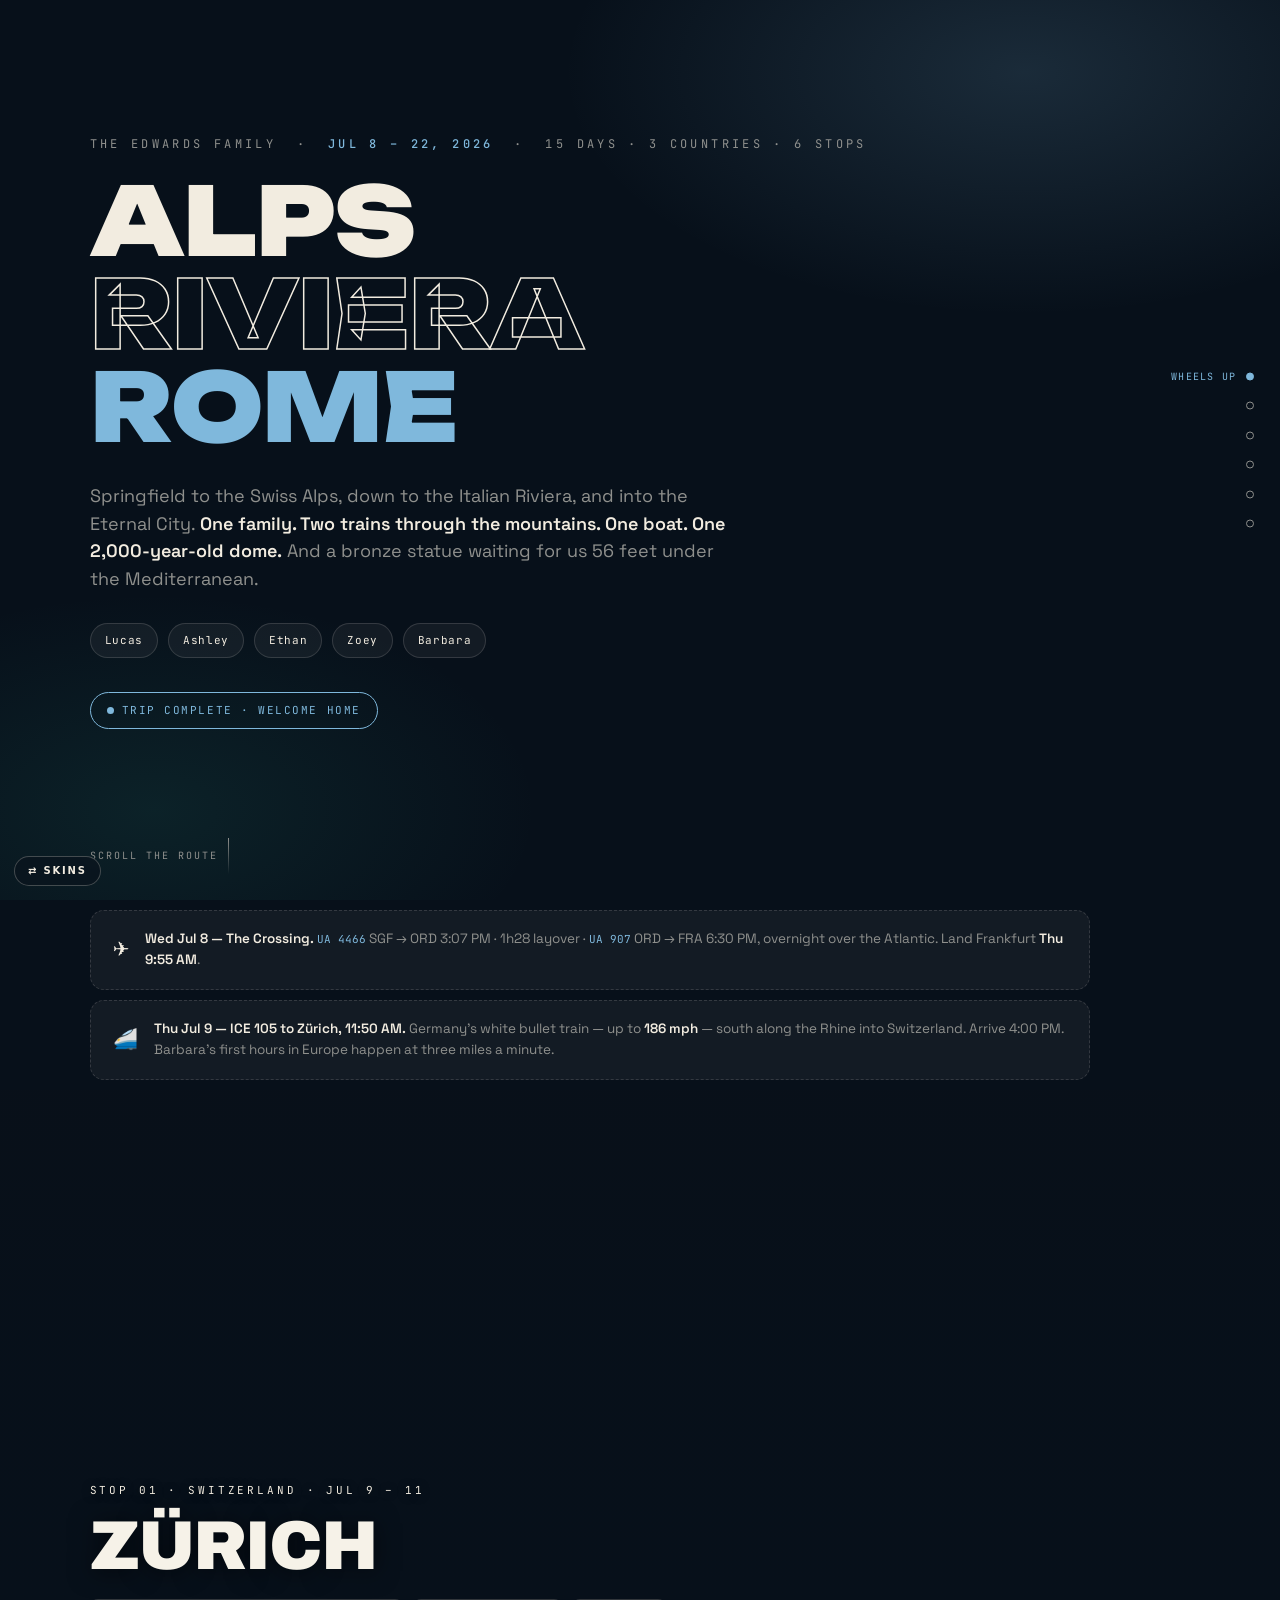
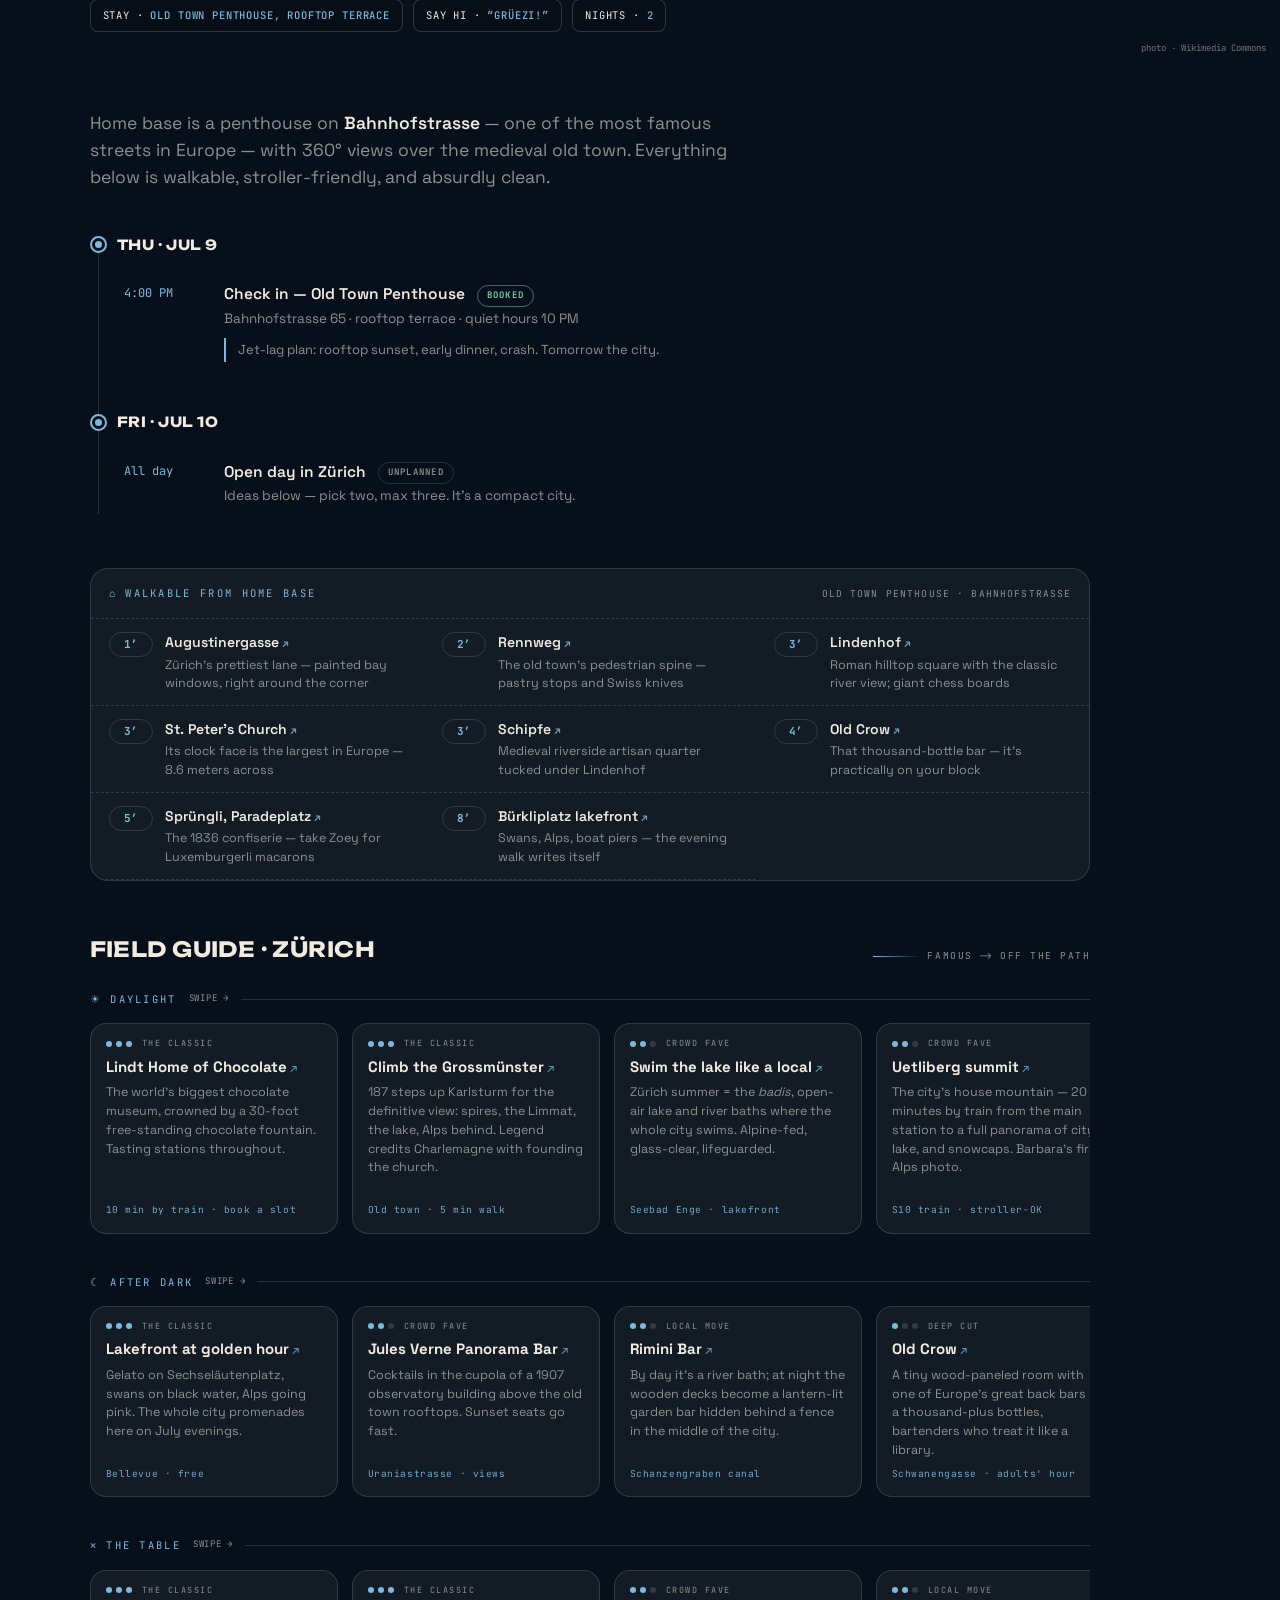
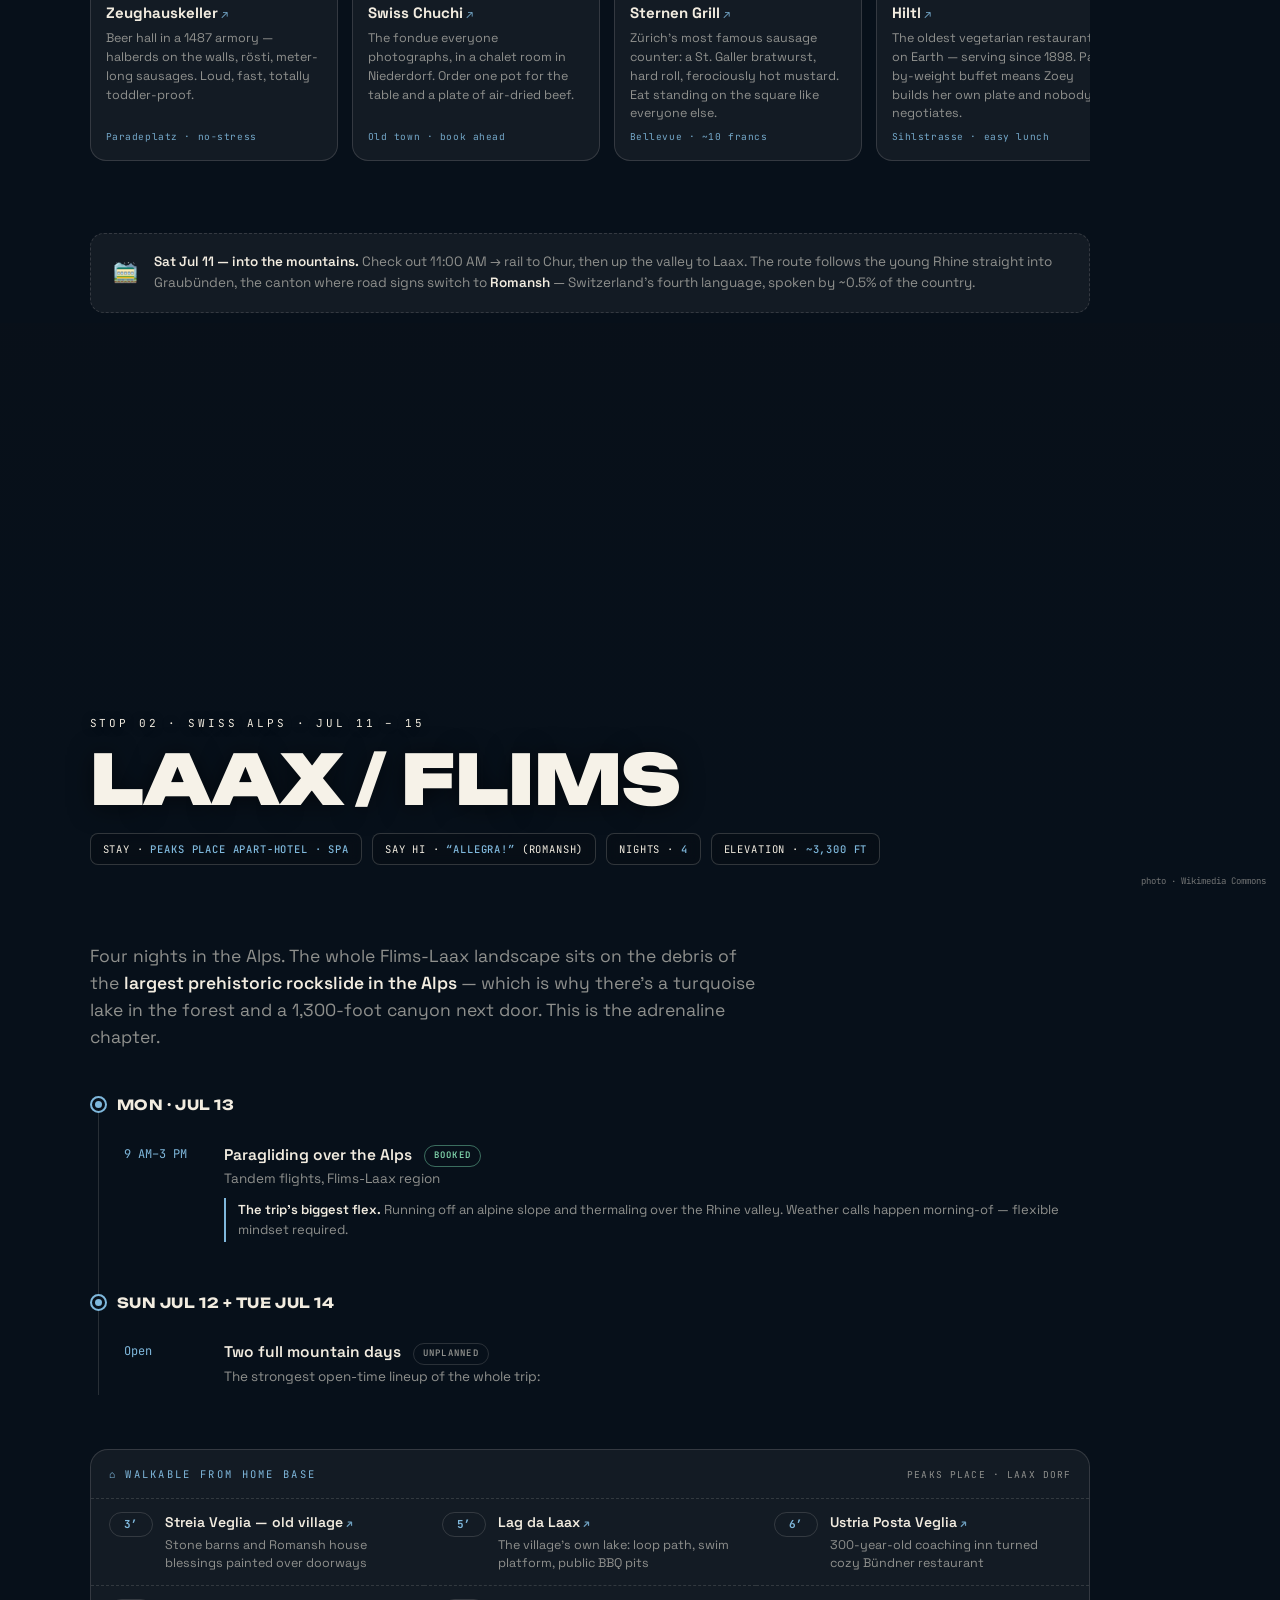
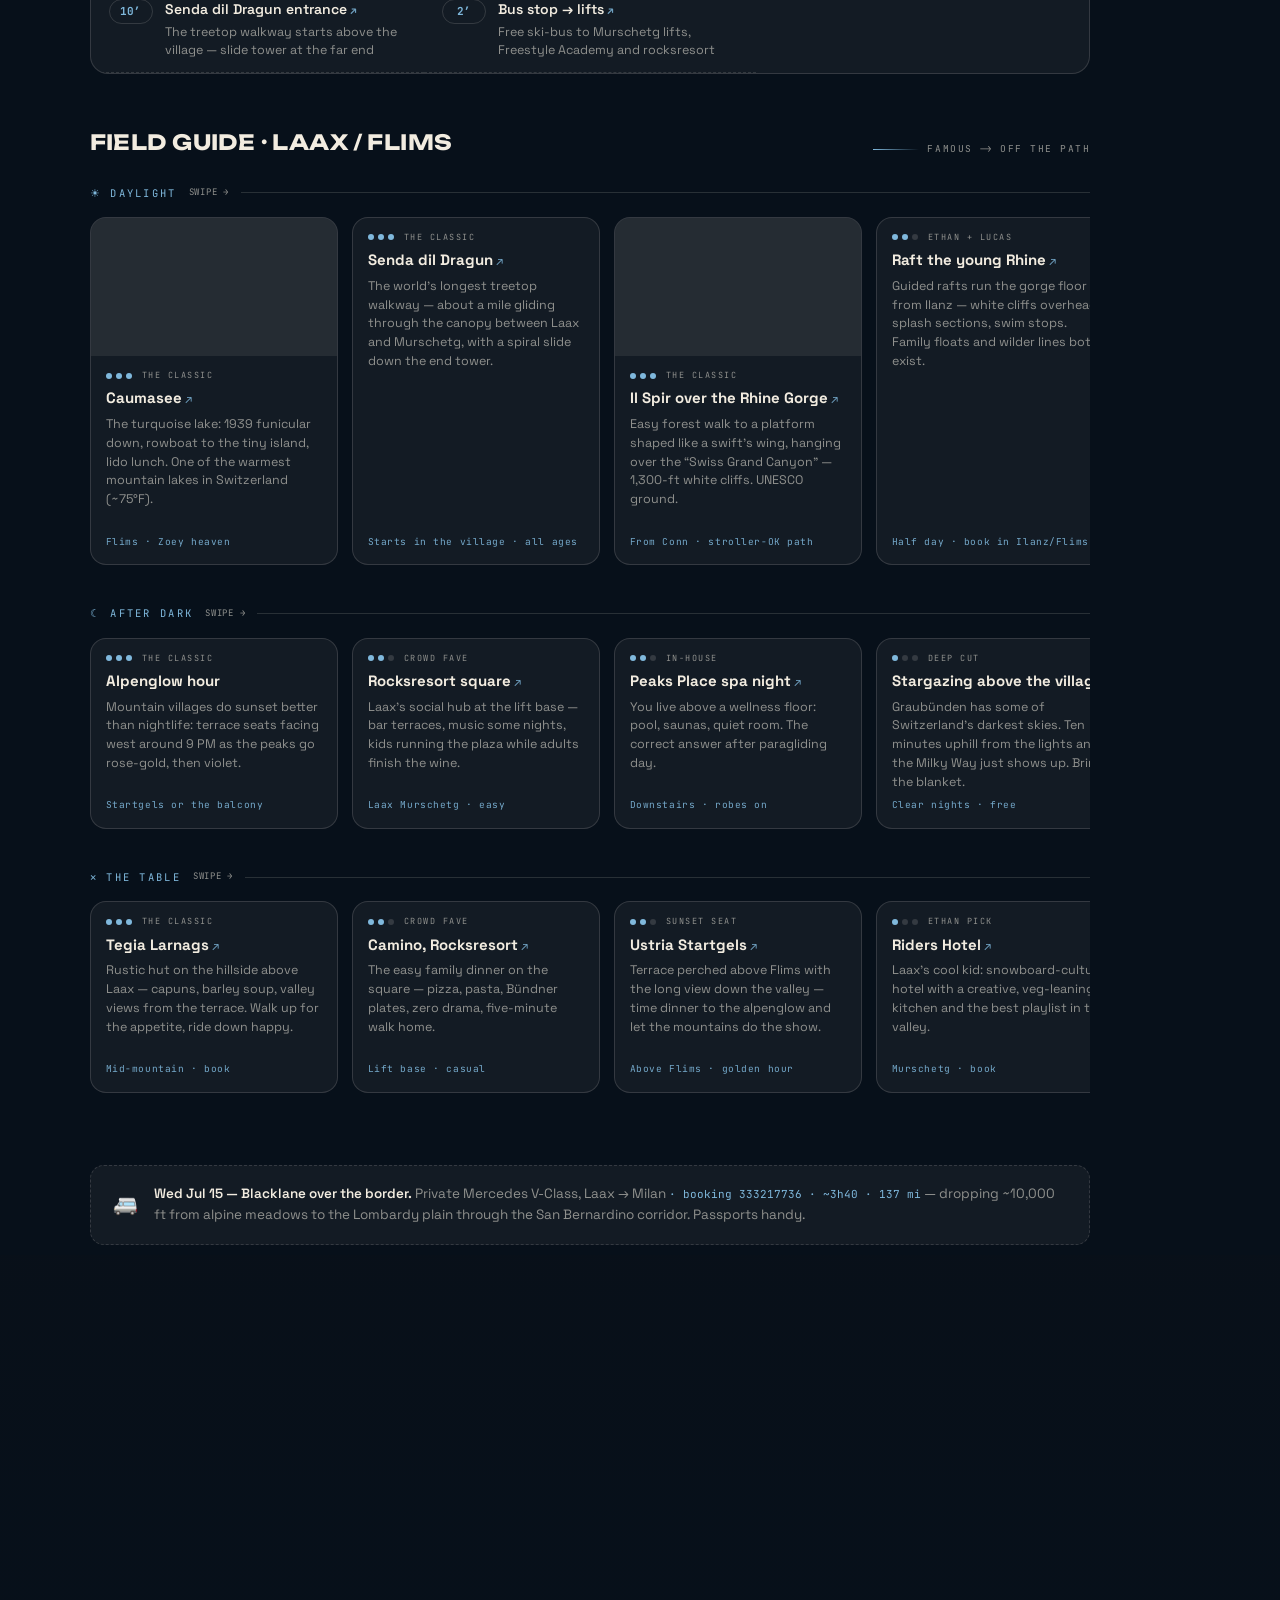
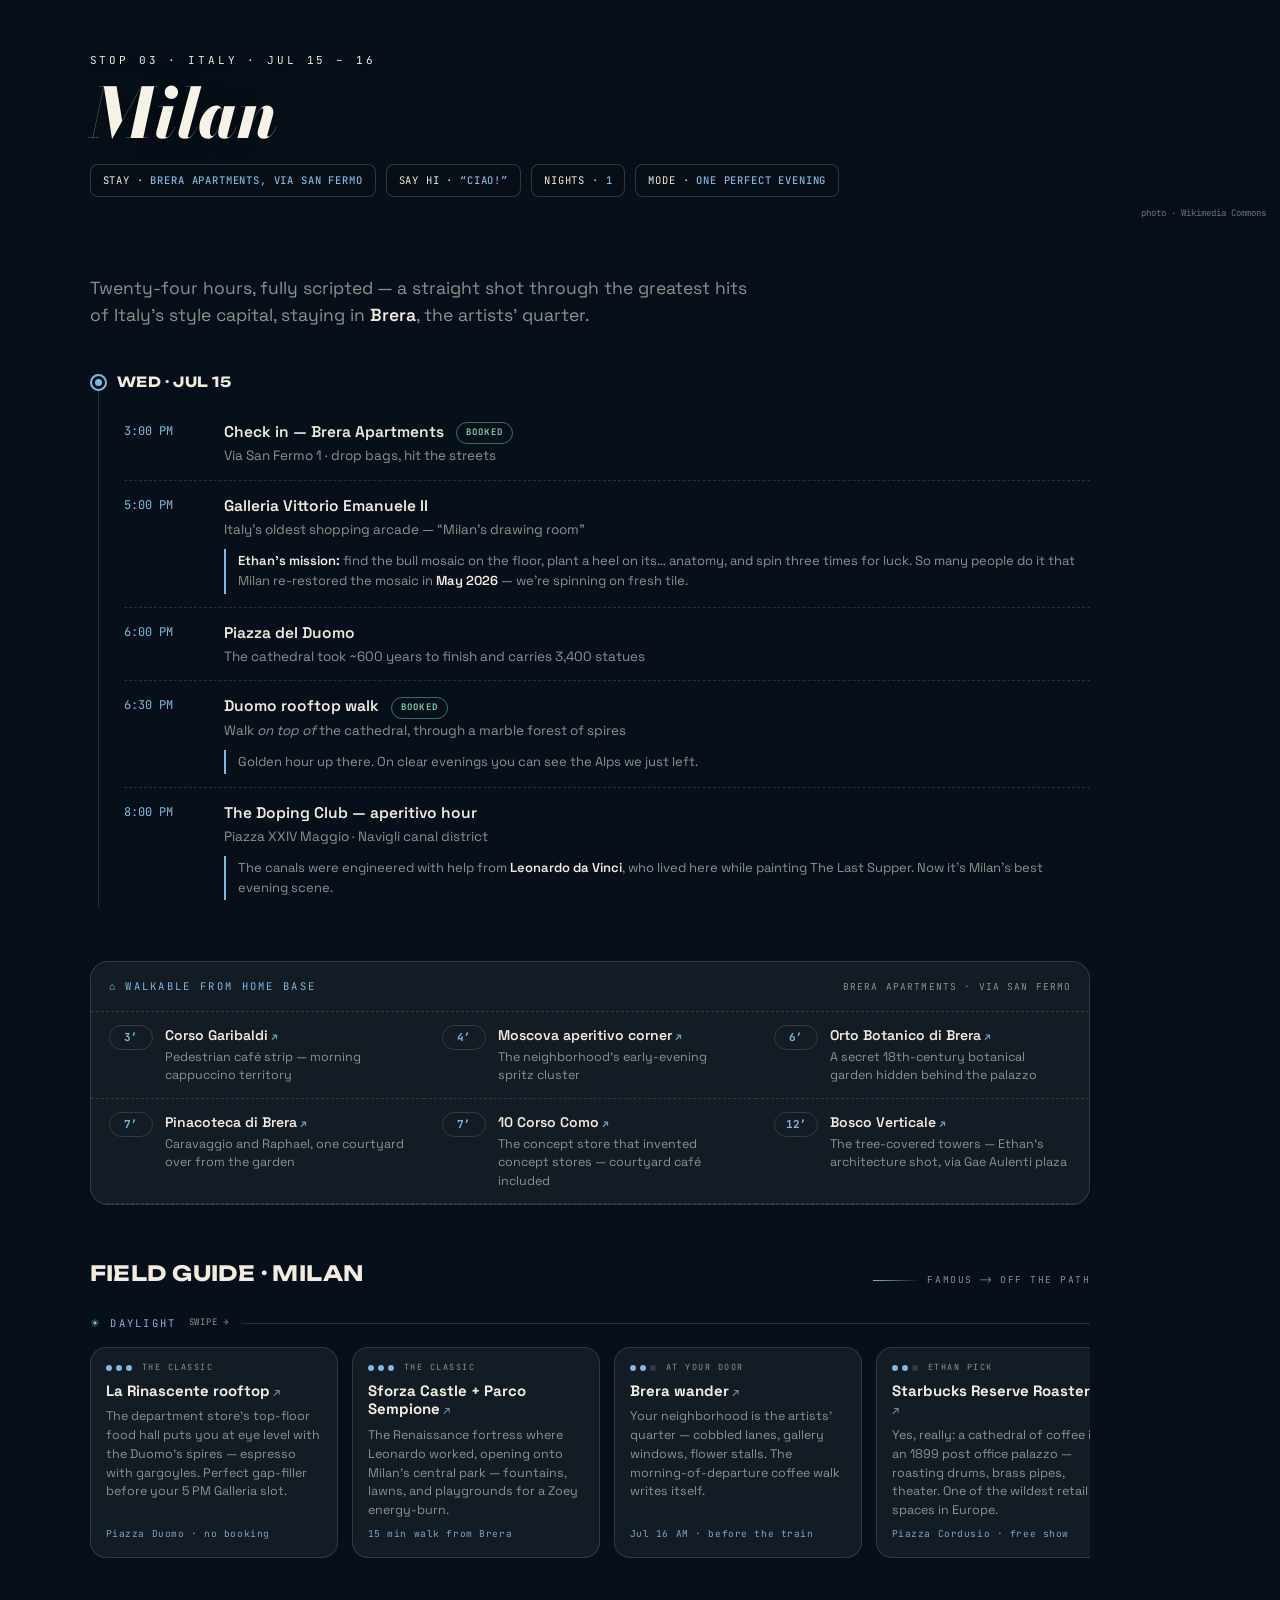
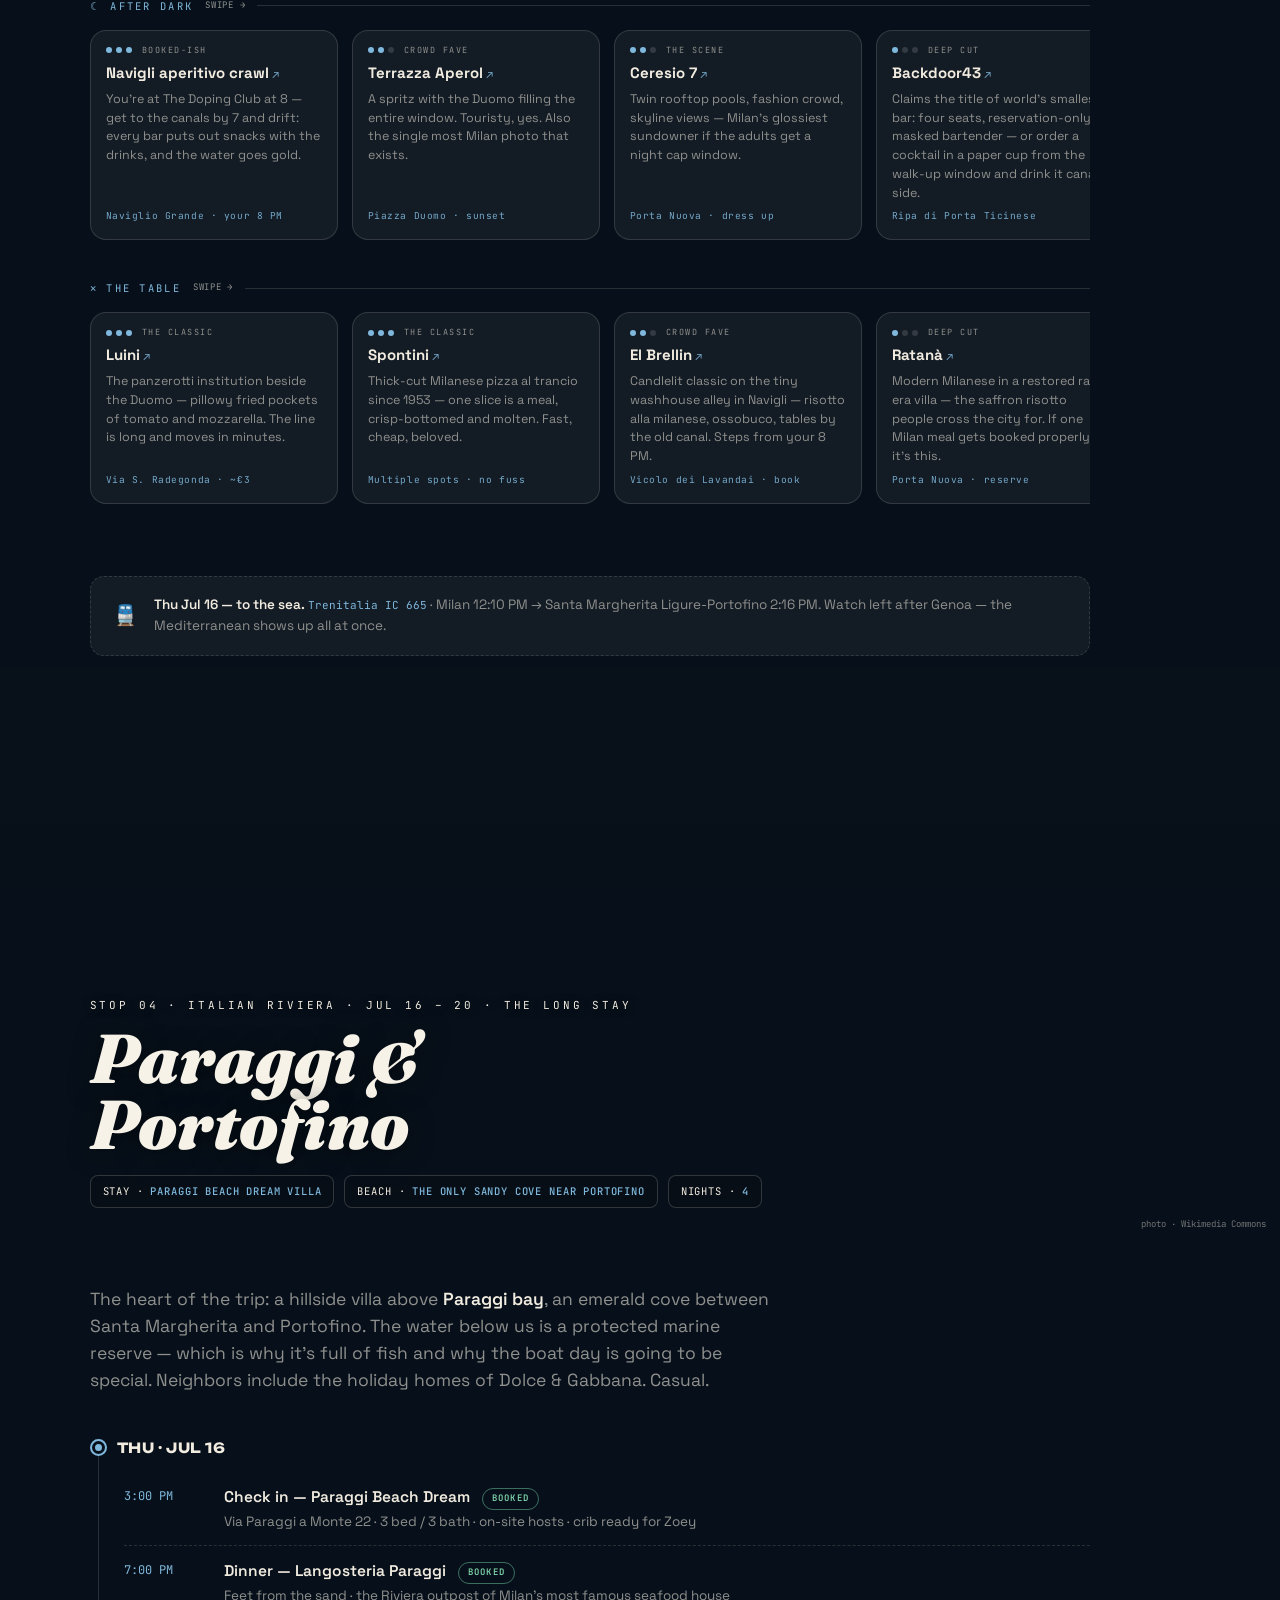
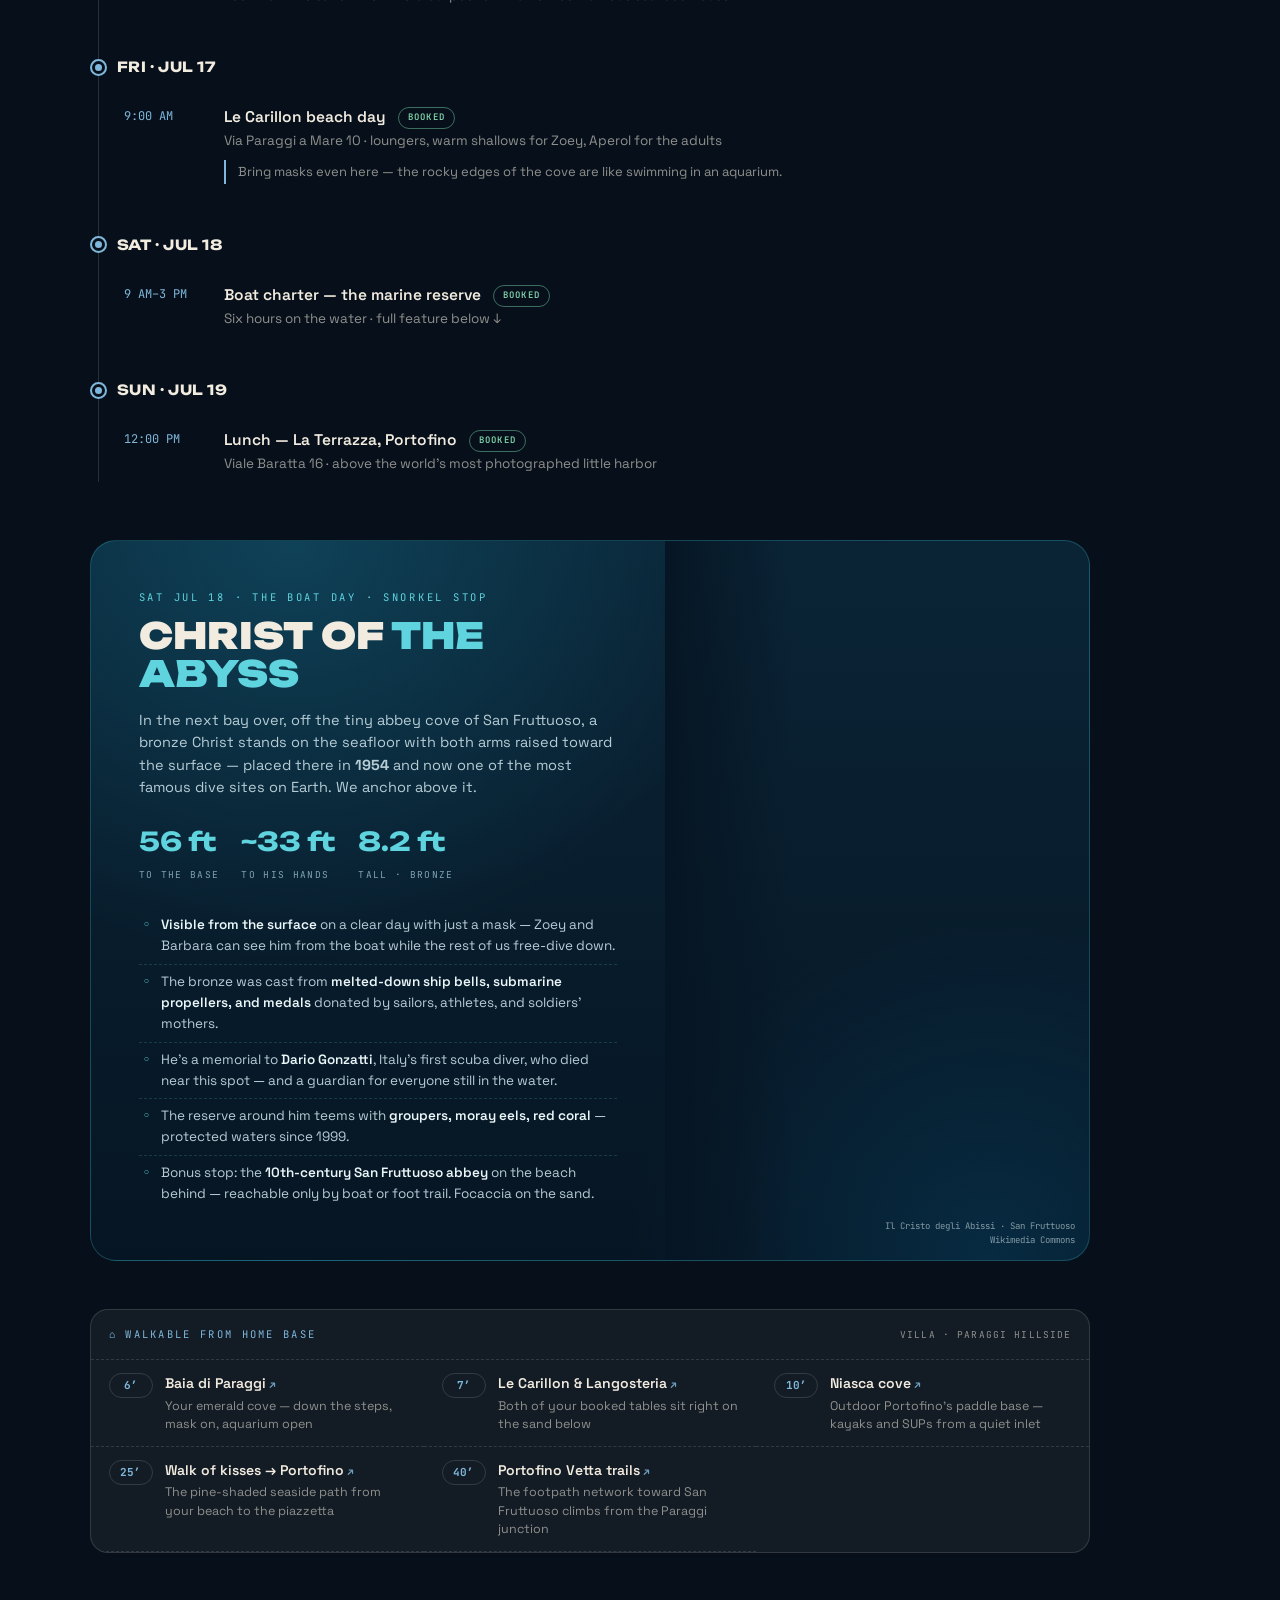
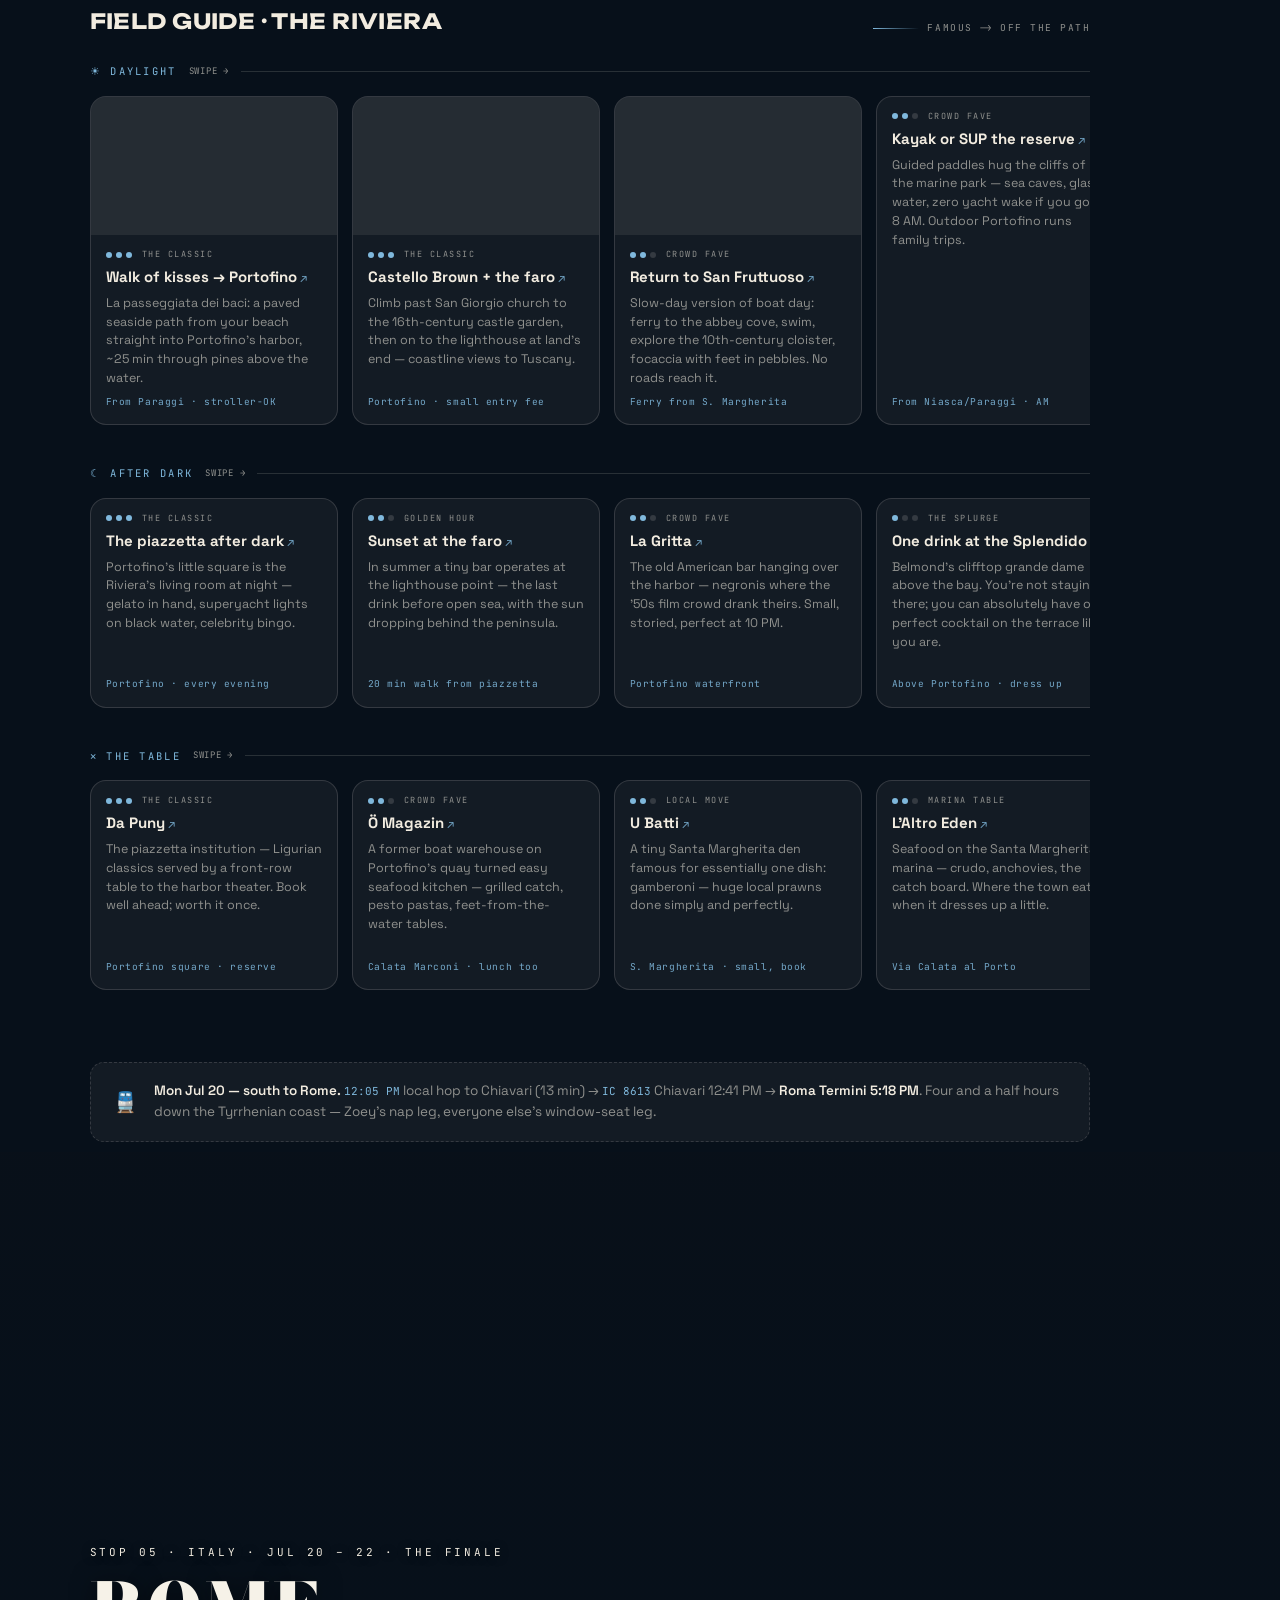
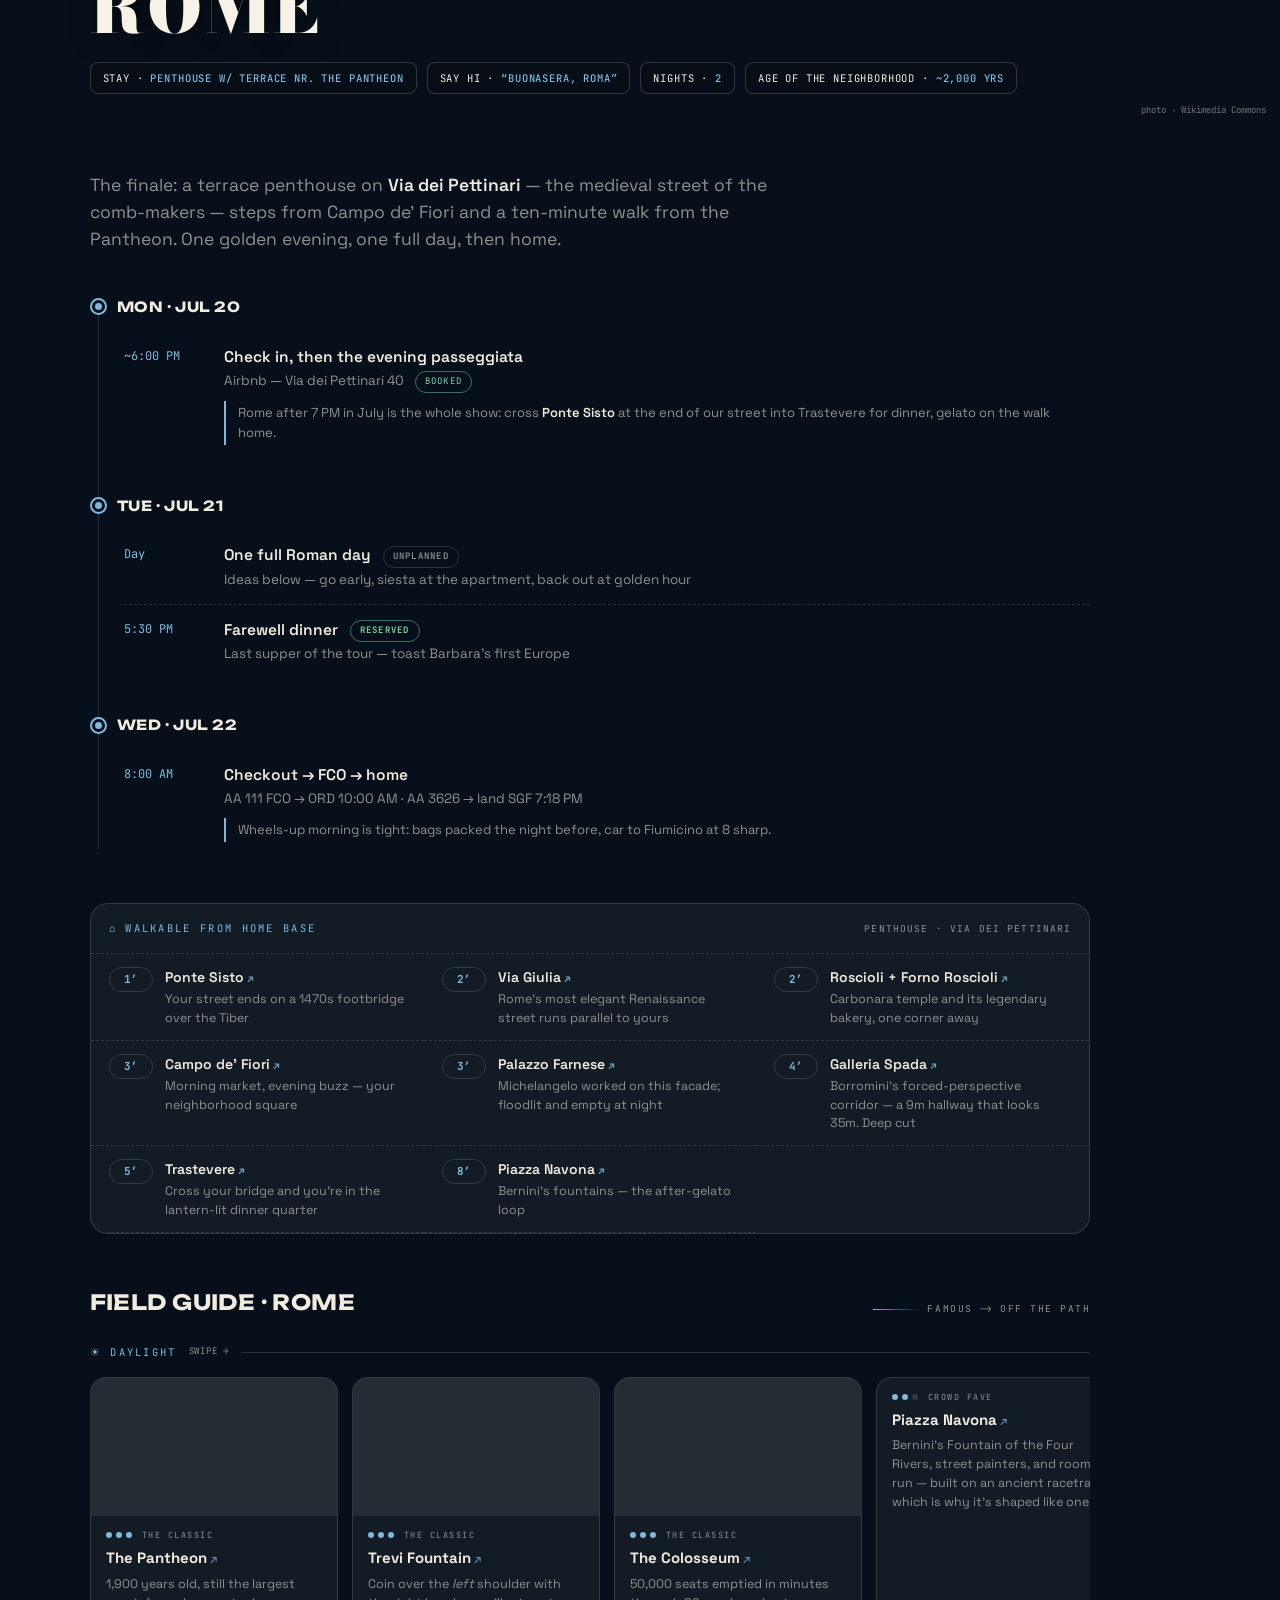
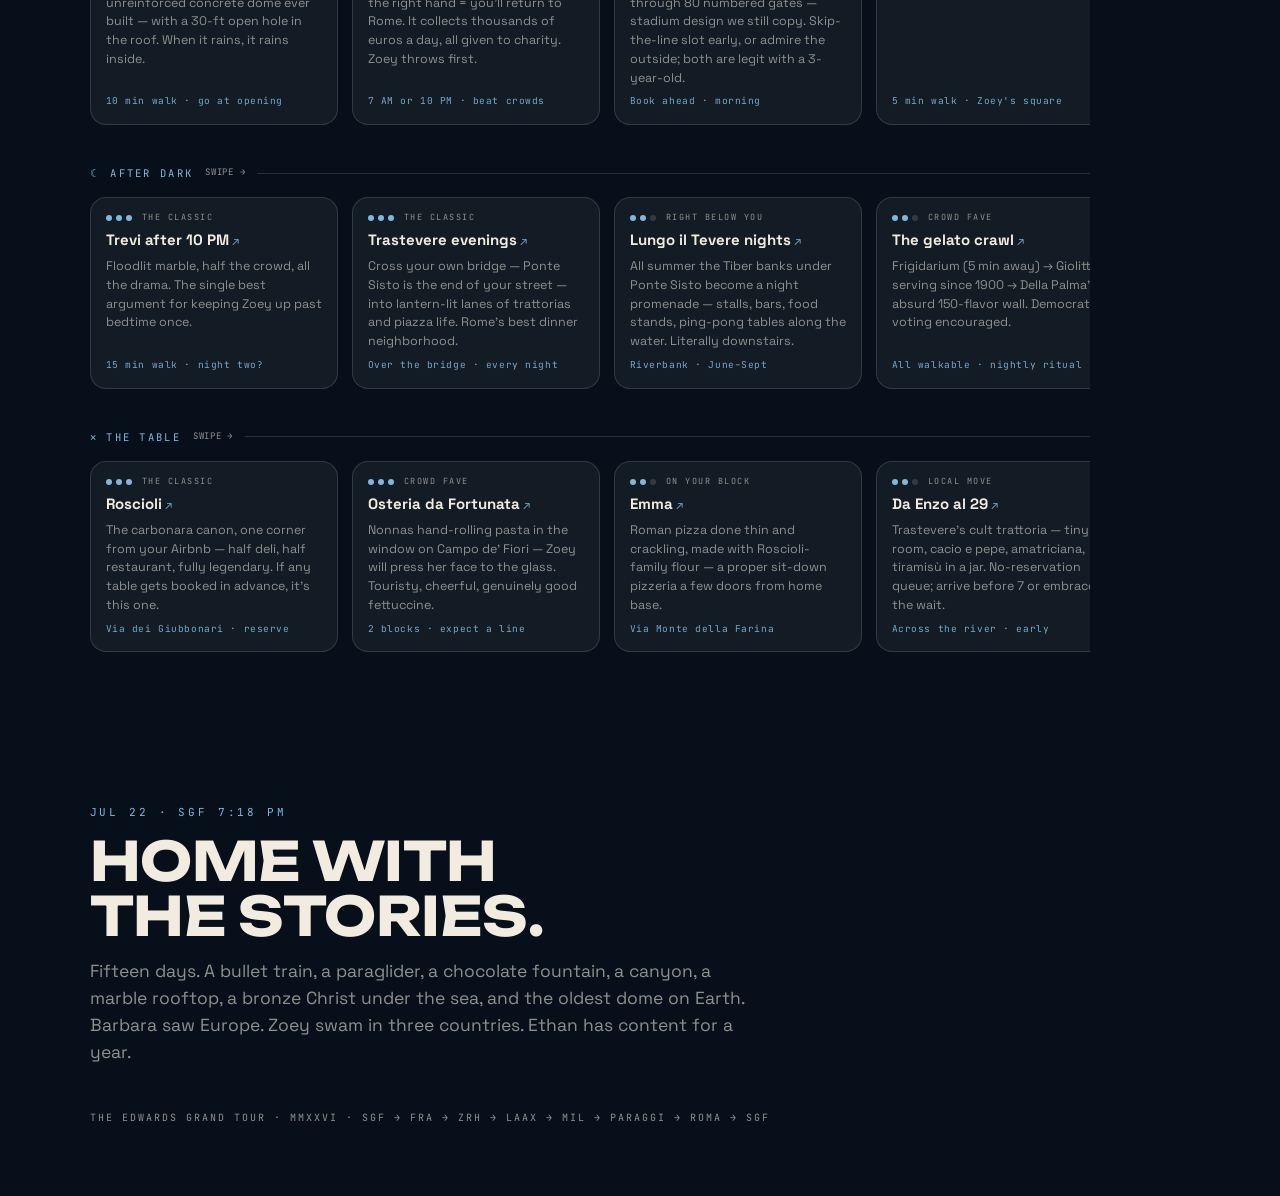
<file: index.html>
<!DOCTYPE html>
<html lang="en">
<head>
<meta charset="UTF-8">
<meta name="viewport" content="width=device-width, initial-scale=1.0, viewport-fit=cover">
<meta name="color-scheme" content="dark">
<meta name="theme-color" content="#07101A">
<title>The Edwards Grand Tour · Alps → Riviera → Rome</title>
<meta property="og:type" content="website">
<meta property="og:site_name" content="The Edwards Grand Tour">
<meta property="og:title" content="The Edwards Grand Tour · Alps → Riviera → Rome">
<meta property="og:description" content="15 days · 3 countries · 6 stops. Live day tracker, field guides, walkable maps — and a bronze statue 56 feet under the Mediterranean. Jul 8–22, 2026.">
<meta property="og:url" content="https://ledwards-zbuyer.github.io/edwards-grand-tour/">
<meta property="og:image" content="https://ledwards-zbuyer.github.io/edwards-grand-tour/og.png">
<meta property="og:image:width" content="1200">
<meta property="og:image:height" content="630">
<meta name="twitter:card" content="summary_large_image">
<meta name="twitter:title" content="The Edwards Grand Tour · Alps → Riviera → Rome">
<meta name="twitter:image" content="https://ledwards-zbuyer.github.io/edwards-grand-tour/og.png">
<link rel="apple-touch-icon" href="https://ledwards-zbuyer.github.io/edwards-grand-tour/apple-touch-icon.png">
<link rel="icon" type="image/png" href="https://ledwards-zbuyer.github.io/edwards-grand-tour/apple-touch-icon.png">
<link rel="preconnect" href="https://fonts.googleapis.com">
<link id="skincss" rel="stylesheet" href="skins/chameleon.css">
<script>(function(){var s=new URLSearchParams(location.search).get('skin');if(s&&/^[a-z]+$/.test(s))document.getElementById('skincss').href='skins/'+s+'.css';})();</script>
<style>#skinlink{position:fixed;left:14px;bottom:14px;z-index:120;font:600 10px/1 system-ui;letter-spacing:.18em;text-transform:uppercase;color:#F2ECE0;background:rgba(10,20,30,.72);border:1px solid rgba(242,236,224,.25);backdrop-filter:blur(6px);padding:9px 13px;border-radius:999px;text-decoration:none}#skinlink:hover{border-color:#F2ECE0}</style>
</head>
<body>
<a id="skinlink" href="skins.html">⇄ Skins</a>
<div id="bgfix" aria-hidden="true"></div>
<div id="progress"></div>

<nav id="rail" aria-label="Trip route">
  <a href="#top" data-s="hero"><span class="lbl">Wheels up</span><span class="dot"></span></a>
  <a href="#zurich" data-s="zurich"><span class="lbl">Zürich</span><span class="dot"></span></a>
  <a href="#laax" data-s="laax"><span class="lbl">Laax</span><span class="dot"></span></a>
  <a href="#milan" data-s="milan"><span class="lbl">Milan</span><span class="dot"></span></a>
  <a href="#riviera" data-s="riviera"><span class="lbl">Paraggi</span><span class="dot"></span></a>
  <a href="#rome" data-s="rome"><span class="lbl">Rome</span><span class="dot"></span></a>
</nav>

<!-- ================= HERO ================= -->
<header class="hero" id="top" data-accent="#7FB8DC">
  <div class="eyebrow">The Edwards Family &nbsp;·&nbsp; <b>Jul 8 – 22, 2026</b> &nbsp;·&nbsp; 15 days · 3 countries · 6 stops</div>
  <h1>
    <span>Alps</span>
    <span class="l2">Riviera</span>
    <span class="l3">Rome</span>
  </h1>
  <p class="hero-sub">Springfield to the Swiss Alps, down to the Italian Riviera, and into the Eternal City. <strong>One family. Two trains through the mountains. One boat. One 2,000-year-old dome.</strong> And a bronze statue waiting for us 56 feet under the Mediterranean.</p>
  <div class="crew">
    <span>Lucas</span>
    <span>Ashley</span>
    <span>Ethan</span>
    <span>Zoey</span>
    <span>Barbara</span>
  </div>
  <div id="livebadge"><span class="pulse"></span><span id="livetext">Trip tracker</span></div>
  <div class="scrollcue">Scroll the route</div>
</header>

<!-- ================= TRANSIT ================= -->
<div class="transfer rv">
  <div class="icn">✈</div>
  <div class="tx"><b>Wed Jul 8 — The Crossing.</b> <span class="mono">UA 4466</span> SGF → ORD 3:07 PM · 1h28 layover · <span class="mono">UA 907</span> ORD → FRA 6:30 PM, overnight over the Atlantic. Land Frankfurt <b>Thu 9:55 AM</b>.</div>
</div>
<div class="transfer rv">
  <div class="icn">🚄</div>
  <div class="tx"><b>Thu Jul 9 — ICE 105 to Zürich, 11:50 AM.</b> Germany's white bullet train — up to <b>186 mph</b> — south along the Rhine into Switzerland. Arrive 4:00 PM. Barbara's first hours in Europe happen at three miles a minute.</div>
</div>

<!-- ================= ZURICH ================= -->
<section class="region" id="zurich" data-accent="#8FC1E3">
  <div class="region-hero">
    <img data-img="1 zurich panorama grossmunster limmat river 2012.jpg" alt="Zürich old town along the Limmat river">
    <div class="photocredit">photo · Wikimedia Commons</div>
    <div class="inner">
      <div class="kicker">Stop 01 · Switzerland · Jul 9 – 11</div>
      <h2>Zürich</h2>
      <div class="region-stats">
        <span>Stay · <b>Old Town penthouse, rooftop terrace</b></span>
        <span>Say hi · <b>“Grüezi!”</b></span>
        <span>Nights · <b>2</b></span>
      </div>
    </div>
  </div>
  <div class="region-body">
    <p class="lede rv">Home base is a penthouse on <strong>Bahnhofstrasse</strong> — one of the most famous streets in Europe — with 360° views over the medieval old town. Everything below is walkable, stroller-friendly, and absurdly clean.</p>

    <div class="timeline rv">
      <div class="day" data-date="2026-07-09">
        <div class="day-tag"><span class="node"><i></i></span><span class="dt">Thu · Jul 9</span></div>
        <div class="ev"><div class="t">4:00 PM</div><div><div class="title">Check in — Old Town Penthouse <span class="pill conf">Booked</span></div><div class="sub">Bahnhofstrasse 65 · rooftop terrace · quiet hours 10 PM</div><div class="fact">Jet-lag plan: rooftop sunset, early dinner, crash. Tomorrow the city.</div></div></div>
      </div>
      <div class="day" data-date="2026-07-10">
        <div class="day-tag"><span class="node"><i></i></span><span class="dt">Fri · Jul 10</span></div>
        <div class="ev"><div class="t">All day</div><div><div class="title">Open day in Zürich <span class="pill">Unplanned</span></div><div class="sub">Ideas below — pick two, max three. It's a compact city.</div></div></div>
      </div>
    </div>

    <div class="walk rv">
      <div class="walk-head"><div class="wh-k">⌂ Walkable from home base</div><div class="wh-a">Old Town penthouse · Bahnhofstrasse</div></div>
      <div class="walk-list"><a class="wk" href="https://www.google.com/maps/search/?api=1&query=Augustinergasse%20Z%C3%BCrich" target="_blank" rel="noopener"><span class="wt">1′</span><div><b>Augustinergasse</b><span>Zürich's prettiest lane — painted bay windows, right around the corner</span></div></a><a class="wk" href="https://www.google.com/maps/search/?api=1&query=Rennweg%20Z%C3%BCrich" target="_blank" rel="noopener"><span class="wt">2′</span><div><b>Rennweg</b><span>The old town's pedestrian spine — pastry stops and Swiss knives</span></div></a><a class="wk" href="https://www.google.com/maps/search/?api=1&query=Lindenhof%20Z%C3%BCrich" target="_blank" rel="noopener"><span class="wt">3′</span><div><b>Lindenhof</b><span>Roman hilltop square with the classic river view; giant chess boards</span></div></a><a class="wk" href="https://www.google.com/maps/search/?api=1&query=St.%20Peterskirche%20Z%C3%BCrich" target="_blank" rel="noopener"><span class="wt">3′</span><div><b>St. Peter's Church</b><span>Its clock face is the largest in Europe — 8.6 meters across</span></div></a><a class="wk" href="https://www.google.com/maps/search/?api=1&query=Schipfe%20Z%C3%BCrich" target="_blank" rel="noopener"><span class="wt">3′</span><div><b>Schipfe</b><span>Medieval riverside artisan quarter tucked under Lindenhof</span></div></a><a class="wk" href="https://www.google.com/maps/search/?api=1&query=Old%20Crow%20Bar%20Z%C3%BCrich" target="_blank" rel="noopener"><span class="wt">4′</span><div><b>Old Crow</b><span>That thousand-bottle bar — it's practically on your block</span></div></a><a class="wk" href="https://www.google.com/maps/search/?api=1&query=Confiserie%20Spr%C3%BCngli%20Paradeplatz%20Z%C3%BCrich" target="_blank" rel="noopener"><span class="wt">5′</span><div><b>Sprüngli, Paradeplatz</b><span>The 1836 confiserie — take Zoey for Luxemburgerli macarons</span></div></a><a class="wk" href="https://www.google.com/maps/search/?api=1&query=B%C3%BCrkliplatz%20Z%C3%BCrich" target="_blank" rel="noopener"><span class="wt">8′</span><div><b>Bürkliplatz lakefront</b><span>Swans, Alps, boat piers — the evening walk writes itself</span></div></a></div>
    </div>

    <div class="guide rv">
      <div class="guide-head"><h3>Field Guide · Zürich</h3><div class="axis">famous ⟶ off the path</div></div>

      <div class="shelf">
        <div class="shelf-tag">☀ Daylight <span class="swipe">swipe →</span></div>
        <div class="row">
          <a class="gc" href="https://www.google.com/maps/search/?api=1&query=Lindt%20Home%20of%20Chocolate%20Kilchberg" target="_blank" rel="noopener" data-wiki="Lindt_Home_of_Chocolate"><div class="bd"><div class="fame"><i class="on"></i><i class="on"></i><i class="on"></i><span>The classic</span></div><h4>Lindt Home of Chocolate</h4><p>The world's biggest chocolate museum, crowned by a 30-foot free-standing chocolate fountain. Tasting stations throughout.</p><div class="mt">10 min by train · book a slot</div></div></a>
          <a class="gc" href="https://www.google.com/maps/search/?api=1&query=Grossm%C3%BCnster%20Z%C3%BCrich" target="_blank" rel="noopener" data-wiki="Grossmünster"><div class="bd"><div class="fame"><i class="on"></i><i class="on"></i><i class="on"></i><span>The classic</span></div><h4>Climb the Grossmünster</h4><p>187 steps up Karlsturm for the definitive view: spires, the Limmat, the lake, Alps behind. Legend credits Charlemagne with founding the church.</p><div class="mt">Old town · 5 min walk</div></div></a>
          <a class="gc" href="https://www.google.com/maps/search/?api=1&query=Seebad%20Enge%20Z%C3%BCrich" target="_blank" rel="noopener" data-wiki="Lake_Zurich"><div class="bd"><div class="fame"><i class="on"></i><i class="on"></i><i></i><span>Crowd fave</span></div><h4>Swim the lake like a local</h4><p>Zürich summer = the <em>badis</em>, open-air lake and river baths where the whole city swims. Alpine-fed, glass-clear, lifeguarded.</p><div class="mt">Seebad Enge · lakefront</div></div></a>
          <a class="gc" href="https://www.google.com/maps/search/?api=1&query=Uetliberg%20Z%C3%BCrich" target="_blank" rel="noopener" data-wiki="Uetliberg"><div class="bd"><div class="fame"><i class="on"></i><i class="on"></i><i></i><span>Crowd fave</span></div><h4>Uetliberg summit</h4><p>The city's house mountain — 20 minutes by train from the main station to a full panorama of city, lake, and snowcaps. Barbara's first Alps photo.</p><div class="mt">S10 train · stroller-OK</div></div></a>
          <a class="gc" href="https://www.google.com/maps/search/?api=1&query=Masoala%20Halle%20Zoo%20Z%C3%BCrich" target="_blank" rel="noopener" data-wiki="Zurich_Zoo"><div class="bd"><div class="fame"><i class="on"></i><i class="on"></i><i></i><span>Zoey pick</span></div><h4>Masoala Rainforest, Zürich Zoo</h4><p>A living Madagascar rainforest under one vast roof — lemurs, chameleons, free-flying birds. Rainy-day insurance that's great anyway.</p><div class="mt">Tram 6 · half day</div></div></a>
          <a class="gc" href="https://www.google.com/maps/search/?api=1&query=FREITAG%20Flagship%20Store%20Z%C3%BCrich" target="_blank" rel="noopener"><div class="bd"><div class="fame"><i class="on"></i><i></i><i></i><span>Ethan pick</span></div><h4>Freitag Tower + Frau Gerolds</h4><p>West Zürich's industrial quarter: a tower of stacked shipping containers selling truck-tarp bags, street food gardens, murals. Zürich's cool side.</p><div class="mt">Hardbrücke · gritty-chic</div></div></a>
          <a class="gc" href="https://www.google.com/maps/search/?api=1&query=Lindenhof%20Z%C3%BCrich" target="_blank" rel="noopener" data-wiki="Lindenhof_(Zürich)"><div class="bd"><div class="fame"><i class="on"></i><i></i><i></i><span>Deep cut</span></div><h4>Lindenhof hill</h4><p>A quiet plane-tree square on the site of the Roman fort — giant chess boards, old men playing boules, the best free view in the old town.</p><div class="mt">2 min from the Airbnb</div></div></a>
        </div>
      </div>

      <div class="shelf">
        <div class="shelf-tag">☾ After dark <span class="swipe">swipe →</span></div>
        <div class="row">
          <a class="gc" href="https://www.google.com/maps/search/?api=1&query=Sechsel%C3%A4utenplatz%20Z%C3%BCrich" target="_blank" rel="noopener" data-wiki="Sechseläutenplatz"><div class="bd"><div class="fame"><i class="on"></i><i class="on"></i><i class="on"></i><span>The classic</span></div><h4>Lakefront at golden hour</h4><p>Gelato on Sechseläutenplatz, swans on black water, Alps going pink. The whole city promenades here on July evenings.</p><div class="mt">Bellevue · free</div></div></a>
          <a class="gc" href="https://www.google.com/maps/search/?api=1&query=Jules%20Verne%20Panorama%20Bar%20Z%C3%BCrich" target="_blank" rel="noopener"><div class="bd"><div class="fame"><i class="on"></i><i class="on"></i><i></i><span>Crowd fave</span></div><h4>Jules Verne Panorama Bar</h4><p>Cocktails in the cupola of a 1907 observatory building above the old town rooftops. Sunset seats go fast.</p><div class="mt">Uraniastrasse · views</div></div></a>
          <a class="gc" href="https://www.google.com/maps/search/?api=1&query=Rimini%20Bar%20Z%C3%BCrich" target="_blank" rel="noopener"><div class="bd"><div class="fame"><i class="on"></i><i class="on"></i><i></i><span>Local move</span></div><h4>Rimini Bar</h4><p>By day it's a river bath; at night the wooden decks become a lantern-lit garden bar hidden behind a fence in the middle of the city.</p><div class="mt">Schanzengraben canal</div></div></a>
          <a class="gc" href="https://www.google.com/maps/search/?api=1&query=Old%20Crow%20Bar%20Z%C3%BCrich" target="_blank" rel="noopener"><div class="bd"><div class="fame"><i class="on"></i><i></i><i></i><span>Deep cut</span></div><h4>Old Crow</h4><p>A tiny wood-paneled room with one of Europe's great back bars — a thousand-plus bottles, bartenders who treat it like a library.</p><div class="mt">Schwanengasse · adults' hour</div></div></a>
          <a class="gc" href="https://www.google.com/maps/search/?api=1&query=Barfussbar%20Z%C3%BCrich" target="_blank" rel="noopener"><div class="bd"><div class="fame"><i class="on"></i><i></i><i></i><span>Deep cut</span></div><h4>Barfussbar</h4><p>“Barefoot bar” on the 1888 women's bathhouse deck — shoes off at the door, drinks over the Limmat, occasional live music. Summer only.</p><div class="mt">Stadthausquai · evenings</div></div></a>
        </div>
      </div>

      <div class="shelf">
        <div class="shelf-tag">✕ The table <span class="swipe">swipe →</span></div>
        <div class="row">
          <a class="gc" href="https://www.google.com/maps/search/?api=1&query=Zeughauskeller%20Z%C3%BCrich" target="_blank" rel="noopener"><div class="bd"><div class="fame"><i class="on"></i><i class="on"></i><i class="on"></i><span>The classic</span></div><h4>Zeughauskeller</h4><p>Beer hall in a 1487 armory — halberds on the walls, rösti, meter-long sausages. Loud, fast, totally toddler-proof.</p><div class="mt">Paradeplatz · no-stress</div></div></a>
          <a class="gc" href="https://www.google.com/maps/search/?api=1&query=Swiss%20Chuchi%20Z%C3%BCrich" target="_blank" rel="noopener"><div class="bd"><div class="fame"><i class="on"></i><i class="on"></i><i class="on"></i><span>The classic</span></div><h4>Swiss Chuchi</h4><p>The fondue everyone photographs, in a chalet room in Niederdorf. Order one pot for the table and a plate of air-dried beef.</p><div class="mt">Old town · book ahead</div></div></a>
          <a class="gc" href="https://www.google.com/maps/search/?api=1&query=Sternen%20Grill%20Z%C3%BCrich" target="_blank" rel="noopener"><div class="bd"><div class="fame"><i class="on"></i><i class="on"></i><i></i><span>Crowd fave</span></div><h4>Sternen Grill</h4><p>Zürich's most famous sausage counter: a St. Galler bratwurst, hard roll, ferociously hot mustard. Eat standing on the square like everyone else.</p><div class="mt">Bellevue · ~10 francs</div></div></a>
          <a class="gc" href="https://www.google.com/maps/search/?api=1&query=Hiltl%20Sihlstrasse%20Z%C3%BCrich" target="_blank" rel="noopener" data-wiki="Haus_Hiltl"><div class="bd"><div class="fame"><i class="on"></i><i class="on"></i><i></i><span>Local move</span></div><h4>Hiltl</h4><p>The oldest vegetarian restaurant on Earth — serving since 1898. Pay-by-weight buffet means Zoey builds her own plate and nobody negotiates.</p><div class="mt">Sihlstrasse · easy lunch</div></div></a>
          <a class="gc" href="https://www.google.com/maps/search/?api=1&query=Restaurant%20Kronenhalle%20Z%C3%BCrich" target="_blank" rel="noopener" data-wiki="Kronenhalle"><div class="bd"><div class="fame"><i class="on"></i><i></i><i></i><span>The splurge</span></div><h4>Kronenhalle</h4><p>Zürich's grand institution: real Chagalls and Picassos on the dining-room walls, sliced veal in cream, career waiters. One big-night option.</p><div class="mt">Rämistrasse · jackets-ish</div></div></a>
        </div>
      </div>
    </div>
  </div>
</section>

<div class="transfer rv">
  <div class="icn">🚞</div>
  <div class="tx"><b>Sat Jul 11 — into the mountains.</b> Check out 11:00 AM → rail to Chur, then up the valley to Laax. The route follows the young Rhine straight into Graubünden, the canton where road signs switch to <b>Romansh</b> — Switzerland's fourth language, spoken by ~0.5% of the country.</div>
</div>

<!-- ================= LAAX ================= -->
<section class="region" id="laax" data-accent="#4FC9B0">
  <div class="region-hero">
    <img data-img="Hiking Switzerland Caumasee with Crap Sogn Gion and Vorab.jpg" alt="Turquoise Caumasee lake with the Laax mountains behind">
    <div class="photocredit">photo · Wikimedia Commons</div>
    <div class="inner">
      <div class="kicker">Stop 02 · Swiss Alps · Jul 11 – 15</div>
      <h2>Laax / Flims</h2>
      <div class="region-stats">
        <span>Stay · <b>Peaks Place Apart-Hotel · Spa</b></span>
        <span>Say hi · <b>“Allegra!”</b> (Romansh)</span>
        <span>Nights · <b>4</b></span>
        <span>Elevation · <b>~3,300 ft</b></span>
      </div>
    </div>
  </div>
  <div class="region-body">
    <p class="lede rv">Four nights in the Alps. The whole Flims-Laax landscape sits on the debris of the <strong>largest prehistoric rockslide in the Alps</strong> — which is why there's a turquoise lake in the forest and a 1,300-foot canyon next door. This is the adrenaline chapter.</p>

    <div class="timeline rv">
      <div class="day" data-date="2026-07-13">
        <div class="day-tag"><span class="node"><i></i></span><span class="dt">Mon · Jul 13</span></div>
        <div class="ev"><div class="t">9 AM–3 PM</div><div><div class="title">Paragliding over the Alps <span class="pill conf">Booked</span></div><div class="sub">Tandem flights, Flims-Laax region</div><div class="fact"><b>The trip's biggest flex.</b> Running off an alpine slope and thermaling over the Rhine valley. Weather calls happen morning-of — flexible mindset required.</div></div></div>
      </div>
      <div class="day" data-date="2026-07-12">
        <div class="day-tag"><span class="node"><i></i></span><span class="dt">Sun Jul 12 + Tue Jul 14</span></div>
        <div class="ev"><div class="t">Open</div><div><div class="title">Two full mountain days <span class="pill">Unplanned</span></div><div class="sub">The strongest open-time lineup of the whole trip:</div></div></div>
      </div>
    </div>

    <div class="walk rv">
      <div class="walk-head"><div class="wh-k">⌂ Walkable from home base</div><div class="wh-a">Peaks Place · Laax Dorf</div></div>
      <div class="walk-list"><a class="wk" href="https://www.google.com/maps/search/?api=1&query=Laax%20Dorf" target="_blank" rel="noopener"><span class="wt">3′</span><div><b>Streia Veglia — old village</b><span>Stone barns and Romansh house blessings painted over doorways</span></div></a><a class="wk" href="https://www.google.com/maps/search/?api=1&query=Lag%20da%20Laax" target="_blank" rel="noopener"><span class="wt">5′</span><div><b>Lag da Laax</b><span>The village's own lake: loop path, swim platform, public BBQ pits</span></div></a><a class="wk" href="https://www.google.com/maps/search/?api=1&query=Posta%20Veglia%20Laax" target="_blank" rel="noopener"><span class="wt">6′</span><div><b>Ustria Posta Veglia</b><span>300-year-old coaching inn turned cozy Bündner restaurant</span></div></a><a class="wk" href="https://www.google.com/maps/search/?api=1&query=Senda%20dil%20Dragun%20Laax" target="_blank" rel="noopener"><span class="wt">10′</span><div><b>Senda dil Dragun entrance</b><span>The treetop walkway starts above the village — slide tower at the far end</span></div></a><a class="wk" href="https://www.google.com/maps/search/?api=1&query=Laax%20Dorf%20Posta%20bus%20stop" target="_blank" rel="noopener"><span class="wt">2′</span><div><b>Bus stop → lifts</b><span>Free ski-bus to Murschetg lifts, Freestyle Academy and rocksresort</span></div></a></div>
    </div>

    <div class="guide rv">
      <div class="guide-head"><h3>Field Guide · Laax / Flims</h3><div class="axis">famous ⟶ off the path</div></div>

      <div class="shelf">
        <div class="shelf-tag">☀ Daylight <span class="swipe">swipe →</span></div>
        <div class="row">
          <a class="gc" href="https://www.google.com/maps/search/?api=1&query=Caumasee%20Flims" target="_blank" rel="noopener"><div class="ph"><img data-img="Hiking Switzerland Caumasee with Crap Sogn Gion and Vorab.jpg" alt="Caumasee"></div><div class="bd"><div class="fame"><i class="on"></i><i class="on"></i><i class="on"></i><span>The classic</span></div><h4>Caumasee</h4><p>The turquoise lake: 1939 funicular down, rowboat to the tiny island, lido lunch. One of the warmest mountain lakes in Switzerland (~75°F).</p><div class="mt">Flims · Zoey heaven</div></div></a>
          <a class="gc" href="https://www.google.com/maps/search/?api=1&query=Senda%20dil%20Dragun%20Laax" target="_blank" rel="noopener"><div class="bd"><div class="fame"><i class="on"></i><i class="on"></i><i class="on"></i><span>The classic</span></div><h4>Senda dil Dragun</h4><p>The world's longest treetop walkway — about a mile gliding through the canopy between Laax and Murschetg, with a spiral slide down the end tower.</p><div class="mt">Starts in the village · all ages</div></div></a>
          <a class="gc" href="https://www.google.com/maps/search/?api=1&query=Il%20Spir%20Conn%20Flims" target="_blank" rel="noopener"><div class="ph"><img data-img="Ruinaulta from Zault Observation Deck.jpg" alt="Rhine Gorge"></div><div class="bd"><div class="fame"><i class="on"></i><i class="on"></i><i class="on"></i><span>The classic</span></div><h4>Il Spir over the Rhine Gorge</h4><p>Easy forest walk to a platform shaped like a swift's wing, hanging over the “Swiss Grand Canyon” — 1,300-ft white cliffs. UNESCO ground.</p><div class="mt">From Conn · stroller-OK path</div></div></a>
          <a class="gc" href="https://www.google.com/maps/search/?api=1&query=Rafting%20Rhine%20Gorge%20Ilanz" target="_blank" rel="noopener" data-wiki="Vorderrhein"><div class="bd"><div class="fame"><i class="on"></i><i class="on"></i><i></i><span>Ethan + Lucas</span></div><h4>Raft the young Rhine</h4><p>Guided rafts run the gorge floor from Ilanz — white cliffs overhead, splash sections, swim stops. Family floats and wilder lines both exist.</p><div class="mt">Half day · book in Ilanz/Flims</div></div></a>
          <a class="gc" href="https://www.google.com/maps/search/?api=1&query=Bahnhof%20Versam-Safien" target="_blank" rel="noopener"><div class="ph"><img data-img="Glacier-Express in der Rheinschlucht (2012).jpg" alt="Red train in the Rhine Gorge"></div><div class="bd"><div class="fame"><i class="on"></i><i class="on"></i><i></i><span>Crowd fave</span></div><h4>Rhaetian Railway through the gorge</h4><p>The little red train threads the canyon floor — the Zoey-and-Barbara version of the rafting trip. Hop off at Versam and wave at the rafts.</p><div class="mt">From Reichenau · cheap thrill</div></div></a>
          <a class="gc" href="https://www.google.com/maps/search/?api=1&query=Crap%20Sogn%20Gion%20Laax" target="_blank" rel="noopener" data-wiki="Crap_Sogn_Gion"><div class="bd"><div class="fame"><i class="on"></i><i class="on"></i><i></i><span>Ethan pick</span></div><h4>Galaaxy — Crap Sogn Gion</h4><p>Cable car to 7,400 ft, where the summit station is styled like a crash-landed space station. Views to the Vorab glacier, downhill trails, big lunch terrace.</p><div class="mt">Lift from Laax Murschetg</div></div></a>
          <a class="gc" href="https://www.google.com/maps/search/?api=1&query=Freestyle%20Academy%20Laax" target="_blank" rel="noopener"><div class="bd"><div class="fame"><i class="on"></i><i class="on"></i><i></i><span>Rainy-day ace</span></div><h4>Freestyle Academy</h4><p>The world's first indoor freestyle hall — pro trampolines, foam pits, skate bowl, airbag jumps. Where Laax's snowboarders train all summer.</p><div class="mt">Murschetg · Ethan sends it</div></div></a>
          <a class="gc" href="https://www.google.com/maps/search/?api=1&query=Trutg%20dil%20Flem%20Flims" target="_blank" rel="noopener"><div class="bd"><div class="fame"><i class="on"></i><i></i><i></i><span>Deep cut</span></div><h4>Trutg dil Flem</h4><p>A waterfall trail crossing the Flem stream on seven sculptural stone-and-steel bridges — pools, cascades, picnic ledges. Quietly spectacular.</p><div class="mt">Above Flims · 2–3 hrs</div></div></a>
          <a class="gc" href="https://www.google.com/maps/search/?api=1&query=Crestasee%20Trin" target="_blank" rel="noopener" data-wiki="Crestasee"><div class="bd"><div class="fame"><i class="on"></i><i></i><i></i><span>Deep cut</span></div><h4>Crestasee</h4><p>Caumasee's shy emerald twin — smaller, quieter, forest-ringed, with a little bathhouse café. Where locals go when the famous lake fills up.</p><div class="mt">Trin side · 20 min walk in</div></div></a>
        </div>
      </div>

      <div class="shelf">
        <div class="shelf-tag">☾ After dark <span class="swipe">swipe →</span></div>
        <div class="row">
          <article class="gc"><div class="bd"><div class="fame"><i class="on"></i><i class="on"></i><i class="on"></i><span>The classic</span></div><h4>Alpenglow hour</h4><p>Mountain villages do sunset better than nightlife: terrace seats facing west around 9 PM as the peaks go rose-gold, then violet.</p><div class="mt">Startgels or the balcony</div></div></article>
          <a class="gc" href="https://www.google.com/maps/search/?api=1&query=rocksresort%20Laax" target="_blank" rel="noopener"><div class="bd"><div class="fame"><i class="on"></i><i class="on"></i><i></i><span>Crowd fave</span></div><h4>Rocksresort square</h4><p>Laax's social hub at the lift base — bar terraces, music some nights, kids running the plaza while adults finish the wine.</p><div class="mt">Laax Murschetg · easy</div></div></a>
          <a class="gc" href="https://www.google.com/maps/search/?api=1&query=Peaks%20Place%20Laax" target="_blank" rel="noopener"><div class="bd"><div class="fame"><i class="on"></i><i class="on"></i><i></i><span>In-house</span></div><h4>Peaks Place spa night</h4><p>You live above a wellness floor: pool, saunas, quiet room. The correct answer after paragliding day.</p><div class="mt">Downstairs · robes on</div></div></a>
          <article class="gc"><div class="bd"><div class="fame"><i class="on"></i><i></i><i></i><span>Deep cut</span></div><h4>Stargazing above the village</h4><p>Graubünden has some of Switzerland's darkest skies. Ten minutes uphill from the lights and the Milky Way just shows up. Bring the blanket.</p><div class="mt">Clear nights · free</div></div></article>
        </div>
      </div>

      <div class="shelf">
        <div class="shelf-tag">✕ The table <span class="swipe">swipe →</span></div>
        <div class="row">
          <a class="gc" href="https://www.google.com/maps/search/?api=1&query=Tegia%20Larnags%20Laax" target="_blank" rel="noopener"><div class="bd"><div class="fame"><i class="on"></i><i class="on"></i><i class="on"></i><span>The classic</span></div><h4>Tegia Larnags</h4><p>Rustic hut on the hillside above Laax — capuns, barley soup, valley views from the terrace. Walk up for the appetite, ride down happy.</p><div class="mt">Mid-mountain · book</div></div></a>
          <a class="gc" href="https://www.google.com/maps/search/?api=1&query=Camino%20rocksresort%20Laax" target="_blank" rel="noopener"><div class="bd"><div class="fame"><i class="on"></i><i class="on"></i><i></i><span>Crowd fave</span></div><h4>Camino, Rocksresort</h4><p>The easy family dinner on the square — pizza, pasta, Bündner plates, zero drama, five-minute walk home.</p><div class="mt">Lift base · casual</div></div></a>
          <a class="gc" href="https://www.google.com/maps/search/?api=1&query=Ustria%20Startgels%20Flims" target="_blank" rel="noopener"><div class="bd"><div class="fame"><i class="on"></i><i class="on"></i><i></i><span>Sunset seat</span></div><h4>Ustria Startgels</h4><p>Terrace perched above Flims with the long view down the valley — time dinner to the alpenglow and let the mountains do the show.</p><div class="mt">Above Flims · golden hour</div></div></a>
          <a class="gc" href="https://www.google.com/maps/search/?api=1&query=Riders%20Hotel%20Laax" target="_blank" rel="noopener"><div class="bd"><div class="fame"><i class="on"></i><i></i><i></i><span>Ethan pick</span></div><h4>Riders Hotel</h4><p>Laax's cool kid: snowboard-culture hotel with a creative, veg-leaning kitchen and the best playlist in the valley.</p><div class="mt">Murschetg · book</div></div></a>
          <article class="gc"><div class="bd"><div class="fame"><i class="on"></i><i></i><i></i><span>Order this</span></div><h4>Eat like a Bündner</h4><p>The canton's greatest hits: <b>capuns</b> (chard-wrapped dumplings), <b>maluns</b> (crispy potato crumbles), paper-thin <b>Bündnerfleisch</b>, and <b>nusstorte</b> for the road.</p><div class="mt">Any menu · say “allegra”</div></div></article>
        </div>
      </div>
    </div>
  </div>
</section>

<div class="transfer rv">
  <div class="icn">🚐</div>
  <div class="tx"><b>Wed Jul 15 — Blacklane over the border.</b> Private Mercedes V-Class, Laax → Milan <span class="mono">· booking 333217736 · ~3h40 · 137 mi</span> — dropping ~10,000 ft from alpine meadows to the Lombardy plain through the San Bernardino corridor. Passports handy.</div>
</div>

<!-- ================= MILAN ================= -->
<section class="region" id="milan" data-accent="#E2B25B">
  <div class="region-hero">
    <img data-img="Milano, Duomo with Milan Cathedral and Galleria Vittorio Emanuele II, 2016.jpg" alt="Milan Cathedral and the Galleria at Piazza del Duomo">
    <div class="photocredit">photo · Wikimedia Commons</div>
    <div class="inner">
      <div class="kicker">Stop 03 · Italy · Jul 15 – 16</div>
      <h2>Milan</h2>
      <div class="region-stats">
        <span>Stay · <b>Brera Apartments, Via San Fermo</b></span>
        <span>Say hi · <b>“Ciao!”</b></span>
        <span>Nights · <b>1</b></span>
        <span>Mode · <b>One perfect evening</b></span>
      </div>
    </div>
  </div>
  <div class="region-body">
    <p class="lede rv">Twenty-four hours, fully scripted — a straight shot through the greatest hits of Italy's style capital, staying in <strong>Brera</strong>, the artists' quarter.</p>

    <div class="timeline rv">
      <div class="day" data-date="2026-07-15">
        <div class="day-tag"><span class="node"><i></i></span><span class="dt">Wed · Jul 15</span></div>
        <div class="ev"><div class="t">3:00 PM</div><div><div class="title">Check in — Brera Apartments <span class="pill conf">Booked</span></div><div class="sub">Via San Fermo 1 · drop bags, hit the streets</div></div></div>
        <div class="ev"><div class="t">5:00 PM</div><div><div class="title">Galleria Vittorio Emanuele II</div><div class="sub">Italy's oldest shopping arcade — “Milan's drawing room”</div><div class="fact"><b>Ethan's mission:</b> find the bull mosaic on the floor, plant a heel on its… anatomy, and spin three times for luck. So many people do it that Milan re-restored the mosaic in <b>May 2026</b> — we're spinning on fresh tile.</div></div></div>
        <div class="ev"><div class="t">6:00 PM</div><div><div class="title">Piazza del Duomo</div><div class="sub">The cathedral took ~600 years to finish and carries 3,400 statues</div></div></div>
        <div class="ev"><div class="t">6:30 PM</div><div><div class="title">Duomo rooftop walk <span class="pill conf">Booked</span></div><div class="sub">Walk <em>on top of</em> the cathedral, through a marble forest of spires</div><div class="fact">Golden hour up there. On clear evenings you can see the Alps we just left.</div></div></div>
        <div class="ev"><div class="t">8:00 PM</div><div><div class="title">The Doping Club — aperitivo hour</div><div class="sub">Piazza XXIV Maggio · Navigli canal district</div><div class="fact">The canals were engineered with help from <b>Leonardo da Vinci</b>, who lived here while painting The Last Supper. Now it's Milan's best evening scene.</div></div></div>
      </div>
    </div>

    <div class="walk rv">
      <div class="walk-head"><div class="wh-k">⌂ Walkable from home base</div><div class="wh-a">Brera Apartments · Via San Fermo</div></div>
      <div class="walk-list"><a class="wk" href="https://www.google.com/maps/search/?api=1&query=Corso%20Garibaldi%20Milano" target="_blank" rel="noopener"><span class="wt">3′</span><div><b>Corso Garibaldi</b><span>Pedestrian café strip — morning cappuccino territory</span></div></a><a class="wk" href="https://www.google.com/maps/search/?api=1&query=Piazza%20XXV%20Aprile%20Milano" target="_blank" rel="noopener"><span class="wt">4′</span><div><b>Moscova aperitivo corner</b><span>The neighborhood's early-evening spritz cluster</span></div></a><a class="wk" href="https://www.google.com/maps/search/?api=1&query=Orto%20Botanico%20di%20Brera%20Milano" target="_blank" rel="noopener"><span class="wt">6′</span><div><b>Orto Botanico di Brera</b><span>A secret 18th-century botanical garden hidden behind the palazzo</span></div></a><a class="wk" href="https://www.google.com/maps/search/?api=1&query=Pinacoteca%20di%20Brera%20Milano" target="_blank" rel="noopener"><span class="wt">7′</span><div><b>Pinacoteca di Brera</b><span>Caravaggio and Raphael, one courtyard over from the garden</span></div></a><a class="wk" href="https://www.google.com/maps/search/?api=1&query=10%20Corso%20Como%20Milano" target="_blank" rel="noopener"><span class="wt">7′</span><div><b>10 Corso Como</b><span>The concept store that invented concept stores — courtyard café included</span></div></a><a class="wk" href="https://www.google.com/maps/search/?api=1&query=Bosco%20Verticale%20Milano" target="_blank" rel="noopener"><span class="wt">12′</span><div><b>Bosco Verticale</b><span>The tree-covered towers — Ethan's architecture shot, via Gae Aulenti plaza</span></div></a></div>
    </div>

    <div class="guide rv">
      <div class="guide-head"><h3>Field Guide · Milan</h3><div class="axis">famous ⟶ off the path</div></div>

      <div class="shelf">
        <div class="shelf-tag">☀ Daylight <span class="swipe">swipe →</span></div>
        <div class="row">
          <a class="gc" href="https://www.google.com/maps/search/?api=1&query=La%20Rinascente%20Piazza%20Duomo%20Milano" target="_blank" rel="noopener" data-wiki="La_Rinascente"><div class="bd"><div class="fame"><i class="on"></i><i class="on"></i><i class="on"></i><span>The classic</span></div><h4>La Rinascente rooftop</h4><p>The department store's top-floor food hall puts you at eye level with the Duomo's spires — espresso with gargoyles. Perfect gap-filler before your 5 PM Galleria slot.</p><div class="mt">Piazza Duomo · no booking</div></div></a>
          <a class="gc" href="https://www.google.com/maps/search/?api=1&query=Castello%20Sforzesco%20Milano" target="_blank" rel="noopener" data-wiki="Sforza_Castle"><div class="bd"><div class="fame"><i class="on"></i><i class="on"></i><i class="on"></i><span>The classic</span></div><h4>Sforza Castle + Parco Sempione</h4><p>The Renaissance fortress where Leonardo worked, opening onto Milan's central park — fountains, lawns, and playgrounds for a Zoey energy-burn.</p><div class="mt">15 min walk from Brera</div></div></a>
          <a class="gc" href="https://www.google.com/maps/search/?api=1&query=Brera%20district%20Milano" target="_blank" rel="noopener" data-wiki="Brera_(district_of_Milan)"><div class="bd"><div class="fame"><i class="on"></i><i class="on"></i><i></i><span>At your door</span></div><h4>Brera wander</h4><p>Your neighborhood is the artists' quarter — cobbled lanes, gallery windows, flower stalls. The morning-of-departure coffee walk writes itself.</p><div class="mt">Jul 16 AM · before the train</div></div></a>
          <a class="gc" href="https://www.google.com/maps/search/?api=1&query=Starbucks%20Reserve%20Roastery%20Milano" target="_blank" rel="noopener"><div class="bd"><div class="fame"><i class="on"></i><i class="on"></i><i></i><span>Ethan pick</span></div><h4>Starbucks Reserve Roastery</h4><p>Yes, really: a cathedral of coffee in an 1899 post office palazzo — roasting drums, brass pipes, theater. One of the wildest retail spaces in Europe.</p><div class="mt">Piazza Cordusio · free show</div></div></a>
          <a class="gc" href="https://www.google.com/maps/search/?api=1&query=Bar%20Luce%20Fondazione%20Prada%20Milano" target="_blank" rel="noopener" data-wiki="Fondazione_Prada"><div class="bd"><div class="fame"><i class="on"></i><i></i><i></i><span>Deep cut</span></div><h4>Bar Luce, Fondazione Prada</h4><p>The café Wes Anderson designed — Formica pastels, vintage pinball, jukebox. A film set you can order a milkshake in.</p><div class="mt">South Milan · taxi hop</div></div></a>
        </div>
      </div>

      <div class="shelf">
        <div class="shelf-tag">☾ After dark <span class="swipe">swipe →</span></div>
        <div class="row">
          <a class="gc" href="https://www.google.com/maps/search/?api=1&query=Naviglio%20Grande%20Milano" target="_blank" rel="noopener" data-wiki="Naviglio_Grande"><div class="bd"><div class="fame"><i class="on"></i><i class="on"></i><i class="on"></i><span>Booked-ish</span></div><h4>Navigli aperitivo crawl</h4><p>You're at The Doping Club at 8 — get to the canals by 7 and drift: every bar puts out snacks with the drinks, and the water goes gold.</p><div class="mt">Naviglio Grande · your 8 PM</div></div></a>
          <a class="gc" href="https://www.google.com/maps/search/?api=1&query=Terrazza%20Aperol%20Milano" target="_blank" rel="noopener"><div class="bd"><div class="fame"><i class="on"></i><i class="on"></i><i></i><span>Crowd fave</span></div><h4>Terrazza Aperol</h4><p>A spritz with the Duomo filling the entire window. Touristy, yes. Also the single most Milan photo that exists.</p><div class="mt">Piazza Duomo · sunset</div></div></a>
          <a class="gc" href="https://www.google.com/maps/search/?api=1&query=Ceresio%207%20Milano" target="_blank" rel="noopener"><div class="bd"><div class="fame"><i class="on"></i><i class="on"></i><i></i><span>The scene</span></div><h4>Ceresio 7</h4><p>Twin rooftop pools, fashion crowd, skyline views — Milan's glossiest sundowner if the adults get a night cap window.</p><div class="mt">Porta Nuova · dress up</div></div></a>
          <a class="gc" href="https://www.google.com/maps/search/?api=1&query=Backdoor%2043%20Milano" target="_blank" rel="noopener"><div class="bd"><div class="fame"><i class="on"></i><i></i><i></i><span>Deep cut</span></div><h4>Backdoor43</h4><p>Claims the title of world's smallest bar: four seats, reservation-only, masked bartender — or order a cocktail in a paper cup from the walk-up window and drink it canal-side.</p><div class="mt">Ripa di Porta Ticinese</div></div></a>
        </div>
      </div>

      <div class="shelf">
        <div class="shelf-tag">✕ The table <span class="swipe">swipe →</span></div>
        <div class="row">
          <a class="gc" href="https://www.google.com/maps/search/?api=1&query=Luini%20Panzerotti%20Milano" target="_blank" rel="noopener" data-wiki="Panzerotto"><div class="bd"><div class="fame"><i class="on"></i><i class="on"></i><i class="on"></i><span>The classic</span></div><h4>Luini</h4><p>The panzerotti institution beside the Duomo — pillowy fried pockets of tomato and mozzarella. The line is long and moves in minutes.</p><div class="mt">Via S. Radegonda · ~€3</div></div></a>
          <a class="gc" href="https://www.google.com/maps/search/?api=1&query=Pizzeria%20Spontini%20Milano" target="_blank" rel="noopener"><div class="bd"><div class="fame"><i class="on"></i><i class="on"></i><i class="on"></i><span>The classic</span></div><h4>Spontini</h4><p>Thick-cut Milanese pizza al trancio since 1953 — one slice is a meal, crisp-bottomed and molten. Fast, cheap, beloved.</p><div class="mt">Multiple spots · no fuss</div></div></a>
          <a class="gc" href="https://www.google.com/maps/search/?api=1&query=El%20Brellin%20Milano" target="_blank" rel="noopener"><div class="bd"><div class="fame"><i class="on"></i><i class="on"></i><i></i><span>Crowd fave</span></div><h4>El Brellin</h4><p>Candlelit classic on the tiny washhouse alley in Navigli — risotto alla milanese, ossobuco, tables by the old canal. Steps from your 8 PM.</p><div class="mt">Vicolo dei Lavandai · book</div></div></a>
          <a class="gc" href="https://www.google.com/maps/search/?api=1&query=Ratan%C3%A0%20Milano" target="_blank" rel="noopener"><div class="bd"><div class="fame"><i class="on"></i><i></i><i></i><span>Deep cut</span></div><h4>Ratanà</h4><p>Modern Milanese in a restored rail-era villa — the saffron risotto people cross the city for. If one Milan meal gets booked properly, it's this.</p><div class="mt">Porta Nuova · reserve</div></div></a>
        </div>
      </div>
    </div>
  </div>
</section>

<div class="transfer rv">
  <div class="icn">🚆</div>
  <div class="tx"><b>Thu Jul 16 — to the sea.</b> <span class="mono">Trenitalia IC 665</span> · Milan 12:10 PM → Santa Margherita Ligure-Portofino 2:16 PM. Watch left after Genoa — the Mediterranean shows up all at once.</div>
</div>

<!-- ================= RIVIERA ================= -->
<section class="region" id="riviera" data-accent="#3FBFA8">
  <div class="region-hero">
    <img data-img="Paraggi Beach Near Portofino Italy 2019.jpg" alt="The emerald cove of Paraggi beach near Portofino">
    <div class="photocredit">photo · Wikimedia Commons</div>
    <div class="inner">
      <div class="kicker">Stop 04 · Italian Riviera · Jul 16 – 20 · The long stay</div>
      <h2>Paraggi &amp;<br>Portofino</h2>
      <div class="region-stats">
        <span>Stay · <b>Paraggi Beach Dream villa</b></span>
        <span>Beach · <b>The only sandy cove near Portofino</b></span>
        <span>Nights · <b>4</b></span>
      </div>
    </div>
  </div>
  <div class="region-body">
    <p class="lede rv">The heart of the trip: a hillside villa above <strong>Paraggi bay</strong>, an emerald cove between Santa Margherita and Portofino. The water below us is a protected marine reserve — which is why it's full of fish and why the boat day is going to be special. Neighbors include the holiday homes of Dolce &amp; Gabbana. Casual.</p>

    <div class="timeline rv">
      <div class="day" data-date="2026-07-16">
        <div class="day-tag"><span class="node"><i></i></span><span class="dt">Thu · Jul 16</span></div>
        <div class="ev"><div class="t">3:00 PM</div><div><div class="title">Check in — Paraggi Beach Dream <span class="pill conf">Booked</span></div><div class="sub">Via Paraggi a Monte 22 · 3 bed / 3 bath · on-site hosts · crib ready for Zoey</div></div></div>
        <div class="ev"><div class="t">7:00 PM</div><div><div class="title">Dinner — Langosteria Paraggi <span class="pill conf">Booked</span></div><div class="sub">Feet from the sand · the Riviera outpost of Milan's most famous seafood house</div></div></div>
      </div>
      <div class="day" data-date="2026-07-17">
        <div class="day-tag"><span class="node"><i></i></span><span class="dt">Fri · Jul 17</span></div>
        <div class="ev"><div class="t">9:00 AM</div><div><div class="title">Le Carillon beach day <span class="pill conf">Booked</span></div><div class="sub">Via Paraggi a Mare 10 · loungers, warm shallows for Zoey, Aperol for the adults</div><div class="fact">Bring masks even here — the rocky edges of the cove are like swimming in an aquarium.</div></div></div>
      </div>
      <div class="day" data-date="2026-07-18">
        <div class="day-tag"><span class="node"><i></i></span><span class="dt">Sat · Jul 18</span></div>
        <div class="ev"><div class="t">9 AM–3 PM</div><div><div class="title">Boat charter — the marine reserve <span class="pill conf">Booked</span></div><div class="sub">Six hours on the water · full feature below ↓</div></div></div>
      </div>
      <div class="day" data-date="2026-07-19">
        <div class="day-tag"><span class="node"><i></i></span><span class="dt">Sun · Jul 19</span></div>
        <div class="ev"><div class="t">12:00 PM</div><div><div class="title">Lunch — La Terrazza, Portofino <span class="pill conf">Booked</span></div><div class="sub">Viale Baratta 16 · above the world's most photographed little harbor</div></div></div>
      </div>
    </div>

    <!-- boat day feature -->
    <div class="feature rv" id="boatday">
      <div class="grid">
        <div class="txt">
          <div class="kick">Sat Jul 18 · The Boat Day · snorkel stop</div>
          <h3>Christ of <span>the Abyss</span></h3>
          <p>In the next bay over, off the tiny abbey cove of San Fruttuoso, a bronze Christ stands on the seafloor with both arms raised toward the surface — placed there in <b>1954</b> and now one of the most famous dive sites on Earth. We anchor above it.</p>
          <div class="depth">
            <div><b>56 ft</b><s>to the base</s></div>
            <div><b>~33 ft</b><s>to his hands</s></div>
            <div><b>8.2 ft</b><s>tall · bronze</s></div>
          </div>
          <ul>
            <li><b>Visible from the surface</b> on a clear day with just a mask — Zoey and Barbara can see him from the boat while the rest of us free-dive down.</li>
            <li>The bronze was cast from <b>melted-down ship bells, submarine propellers, and medals</b> donated by sailors, athletes, and soldiers' mothers.</li>
            <li>He's a memorial to <b>Dario Gonzatti</b>, Italy's first scuba diver, who died near this spot — and a guardian for everyone still in the water.</li>
            <li>The reserve around him teems with <b>groupers, moray eels, red coral</b> — protected waters since 1999.</li>
            <li>Bonus stop: the <b>10th-century San Fruttuoso abbey</b> on the beach behind — reachable only by boat or foot trail. Focaccia on the sand.</li>
          </ul>
        </div>
        <div class="ph">
          <img data-img="Cristo degli abissi.jpg" alt="The Christ of the Abyss statue underwater at San Fruttuoso">
          <div class="cap">Il Cristo degli Abissi · San Fruttuoso<br>Wikimedia Commons</div>
        </div>
      </div>
    </div>

    <div class="walk rv">
      <div class="walk-head"><div class="wh-k">⌂ Walkable from home base</div><div class="wh-a">Villa · Paraggi hillside</div></div>
      <div class="walk-list"><a class="wk" href="https://www.google.com/maps/search/?api=1&query=Baia%20di%20Paraggi" target="_blank" rel="noopener"><span class="wt">6′</span><div><b>Baia di Paraggi</b><span>Your emerald cove — down the steps, mask on, aquarium open</span></div></a><a class="wk" href="https://www.google.com/maps/search/?api=1&query=Le%20Carillon%20Paraggi" target="_blank" rel="noopener"><span class="wt">7′</span><div><b>Le Carillon & Langosteria</b><span>Both of your booked tables sit right on the sand below</span></div></a><a class="wk" href="https://www.google.com/maps/search/?api=1&query=Niasca%20Portofino" target="_blank" rel="noopener"><span class="wt">10′</span><div><b>Niasca cove</b><span>Outdoor Portofino's paddle base — kayaks and SUPs from a quiet inlet</span></div></a><a class="wk" href="https://www.google.com/maps/search/?api=1&query=Passeggiata%20dei%20Baci%20Paraggi%20Portofino" target="_blank" rel="noopener"><span class="wt">25′</span><div><b>Walk of kisses → Portofino</b><span>The pine-shaded seaside path from your beach to the piazzetta</span></div></a><a class="wk" href="https://www.google.com/maps/search/?api=1&query=Portofino%20Vetta" target="_blank" rel="noopener"><span class="wt">40′</span><div><b>Portofino Vetta trails</b><span>The footpath network toward San Fruttuoso climbs from the Paraggi junction</span></div></a></div>
    </div>

    <div class="guide rv">
      <div class="guide-head"><h3>Field Guide · The Riviera</h3><div class="axis">famous ⟶ off the path</div></div>

      <div class="shelf">
        <div class="shelf-tag">☀ Daylight <span class="swipe">swipe →</span></div>
        <div class="row">
          <a class="gc" href="https://www.google.com/maps/search/?api=1&query=Passeggiata%20dei%20Baci%20Paraggi%20Portofino" target="_blank" rel="noopener"><div class="ph"><img data-img="Portofino Hafen.JPG" alt="Portofino harbor"></div><div class="bd"><div class="fame"><i class="on"></i><i class="on"></i><i class="on"></i><span>The classic</span></div><h4>Walk of kisses → Portofino</h4><p>La passeggiata dei baci: a paved seaside path from your beach straight into Portofino's harbor, ~25 min through pines above the water.</p><div class="mt">From Paraggi · stroller-OK</div></div></a>
          <a class="gc" href="https://www.google.com/maps/search/?api=1&query=Castello%20Brown%20Portofino" target="_blank" rel="noopener"><div class="ph"><img data-img="Portofino Panorama.jpg" alt="View over Portofino"></div><div class="bd"><div class="fame"><i class="on"></i><i class="on"></i><i class="on"></i><span>The classic</span></div><h4>Castello Brown + the faro</h4><p>Climb past San Giorgio church to the 16th-century castle garden, then on to the lighthouse at land's end — coastline views to Tuscany.</p><div class="mt">Portofino · small entry fee</div></div></a>
          <a class="gc" href="https://www.google.com/maps/search/?api=1&query=Abbazia%20di%20San%20Fruttuoso" target="_blank" rel="noopener"><div class="ph"><img data-img="San Fruttuoso-abbazia.JPG" alt="San Fruttuoso abbey"></div><div class="bd"><div class="fame"><i class="on"></i><i class="on"></i><i></i><span>Crowd fave</span></div><h4>Return to San Fruttuoso</h4><p>Slow-day version of boat day: ferry to the abbey cove, swim, explore the 10th-century cloister, focaccia with feet in pebbles. No roads reach it.</p><div class="mt">Ferry from S. Margherita</div></div></a>
          <a class="gc" href="https://www.google.com/maps/search/?api=1&query=Outdoor%20Portofino" target="_blank" rel="noopener"><div class="bd"><div class="fame"><i class="on"></i><i class="on"></i><i></i><span>Crowd fave</span></div><h4>Kayak or SUP the reserve</h4><p>Guided paddles hug the cliffs of the marine park — sea caves, glass water, zero yacht wake if you go at 8 AM. Outdoor Portofino runs family trips.</p><div class="mt">From Niasca/Paraggi · AM</div></div></a>
          <a class="gc" href="https://www.google.com/maps/search/?api=1&query=Villa%20Durazzo%20Santa%20Margherita%20Ligure" target="_blank" rel="noopener" data-wiki="Santa_Margherita_Ligure"><div class="bd"><div class="fame"><i class="on"></i><i class="on"></i><i></i><span>Town day</span></div><h4>Santa Margherita + Villa Durazzo</h4><p>The real town next door: palm seafront, morning market, and a 17th-century villa garden with sea views. Gelato benches everywhere.</p><div class="mt">10 min by bus/taxi</div></div></a>
          <a class="gc" href="https://www.google.com/maps/search/?api=1&query=Camogli" target="_blank" rel="noopener" data-wiki="Camogli"><div class="bd"><div class="fame"><i class="on"></i><i></i><i></i><span>Deep cut</span></div><h4>Camogli by ferry</h4><p>A working fishing town of tall painted houses — focaccia on the seawall, nets on the beach. Next door: Recco, birthplace of molten cheese focaccia.</p><div class="mt">Ferry hop · half day</div></div></a>
          <a class="gc" href="https://www.google.com/maps/search/?api=1&query=Monterosso%20al%20Mare" target="_blank" rel="noopener" data-wiki="Monterosso_al_Mare"><div class="bd"><div class="fame"><i class="on"></i><i></i><i></i><span>Big swing</span></div><h4>Cinque Terre raid</h4><p>Direct train, about an hour, to Monterosso — then boats and rail hops between the five cliff villages. Long day; legendary payoff.</p><div class="mt">From S. Margherita station</div></div></a>
          <a class="gc" href="https://www.google.com/maps/search/?api=1&query=Portofino%20Divers%20Santa%20Margherita%20Ligure" target="_blank" rel="noopener" data-wiki="Christ_of_the_Abyss"><div class="bd"><div class="fame"><i class="on"></i><i></i><i></i><span>Ethan pick</span></div><h4>Try-dive with the locals</h4><p>Portofino's dive shops run beginner intro dives inside the marine reserve — Ethan could go from snorkeling the Cristo to actually kneeling at its base.</p><div class="mt">Book a day ahead</div></div></a>
        </div>
      </div>

      <div class="shelf">
        <div class="shelf-tag">☾ After dark <span class="swipe">swipe →</span></div>
        <div class="row">
          <a class="gc" href="https://www.google.com/maps/search/?api=1&query=Piazzetta%20Portofino" target="_blank" rel="noopener" data-wiki="Portofino"><div class="bd"><div class="fame"><i class="on"></i><i class="on"></i><i class="on"></i><span>The classic</span></div><h4>The piazzetta after dark</h4><p>Portofino's little square is the Riviera's living room at night — gelato in hand, superyacht lights on black water, celebrity bingo.</p><div class="mt">Portofino · every evening</div></div></a>
          <a class="gc" href="https://www.google.com/maps/search/?api=1&query=Faro%20di%20Portofino" target="_blank" rel="noopener"><div class="bd"><div class="fame"><i class="on"></i><i class="on"></i><i></i><span>Golden hour</span></div><h4>Sunset at the faro</h4><p>In summer a tiny bar operates at the lighthouse point — the last drink before open sea, with the sun dropping behind the peninsula.</p><div class="mt">20 min walk from piazzetta</div></div></a>
          <a class="gc" href="https://www.google.com/maps/search/?api=1&query=La%20Gritta%20American%20Bar%20Portofino" target="_blank" rel="noopener"><div class="bd"><div class="fame"><i class="on"></i><i class="on"></i><i></i><span>Crowd fave</span></div><h4>La Gritta</h4><p>The old American bar hanging over the harbor — negronis where the '50s film crowd drank theirs. Small, storied, perfect at 10 PM.</p><div class="mt">Portofino waterfront</div></div></a>
          <a class="gc" href="https://www.google.com/maps/search/?api=1&query=Splendido%20A%20Belmond%20Hotel%20Portofino" target="_blank" rel="noopener" data-wiki="Hotel_Splendido"><div class="bd"><div class="fame"><i class="on"></i><i></i><i></i><span>The splurge</span></div><h4>One drink at the Splendido</h4><p>Belmond's clifftop grande dame above the bay. You're not staying there; you can absolutely have one perfect cocktail on the terrace like you are.</p><div class="mt">Above Portofino · dress up</div></div></a>
          <a class="gc" href="https://www.google.com/maps/search/?api=1&query=Covo%20di%20Nord%20Est%20Santa%20Margherita%20Ligure" target="_blank" rel="noopener"><div class="bd"><div class="fame"><i class="on"></i><i></i><i></i><span>Ethan pick</span></div><h4>Covo di Nord-Est</h4><p>The Riviera's legendary old nightclub on the rocks in Santa Margherita — a '60s jet-set landmark that still runs summer nights. He's 18; Italy says that's an adult.</p><div class="mt">S. Margherita · late</div></div></a>
          <article class="gc"><div class="bd"><div class="fame"><i class="on"></i><i></i><i></i><span>Deep cut</span></div><h4>Night swim at Paraggi</h4><p>Your own cove after the beach clubs close: warm shallows, moonlight, the hills black around the emerald bay. The trip memory nobody plans.</p><div class="mt">Home beach · flashlights</div></div></article>
        </div>
      </div>

      <div class="shelf">
        <div class="shelf-tag">✕ The table <span class="swipe">swipe →</span></div>
        <div class="row">
          <a class="gc" href="https://www.google.com/maps/search/?api=1&query=Ristorante%20Puny%20Portofino" target="_blank" rel="noopener"><div class="bd"><div class="fame"><i class="on"></i><i class="on"></i><i class="on"></i><span>The classic</span></div><h4>Da Puny</h4><p>The piazzetta institution — Ligurian classics served by a front-row table to the harbor theater. Book well ahead; worth it once.</p><div class="mt">Portofino square · reserve</div></div></a>
          <a class="gc" href="https://www.google.com/maps/search/?api=1&query=%C3%96%20Magazin%20Portofino" target="_blank" rel="noopener"><div class="bd"><div class="fame"><i class="on"></i><i class="on"></i><i></i><span>Crowd fave</span></div><h4>Ö Magazin</h4><p>A former boat warehouse on Portofino's quay turned easy seafood kitchen — grilled catch, pesto pastas, feet-from-the-water tables.</p><div class="mt">Calata Marconi · lunch too</div></div></a>
          <a class="gc" href="https://www.google.com/maps/search/?api=1&query=U%20Batti%20Santa%20Margherita%20Ligure" target="_blank" rel="noopener"><div class="bd"><div class="fame"><i class="on"></i><i class="on"></i><i></i><span>Local move</span></div><h4>U Batti</h4><p>A tiny Santa Margherita den famous for essentially one dish: gamberoni — huge local prawns done simply and perfectly.</p><div class="mt">S. Margherita · small, book</div></div></a>
          <a class="gc" href="https://www.google.com/maps/search/?api=1&query=L%27Altro%20Eden%20Santa%20Margherita%20Ligure" target="_blank" rel="noopener"><div class="bd"><div class="fame"><i class="on"></i><i class="on"></i><i></i><span>Marina table</span></div><h4>L'Altro Eden</h4><p>Seafood on the Santa Margherita marina — crudo, anchovies, the catch board. Where the town eats when it dresses up a little.</p><div class="mt">Via Calata al Porto</div></div></a>
          <a class="gc" href="https://www.google.com/maps/search/?api=1&query=Focacceria%20Revello%20Camogli" target="_blank" rel="noopener" data-wiki="Focaccia"><div class="bd"><div class="fame"><i class="on"></i><i></i><i></i><span>Deep cut</span></div><h4>The focaccia run</h4><p>Ligurian breakfast: warm focaccia from a Camogli seafront bakery, eaten on the wall. Pilgrimage tier: Recco's focaccia col formaggio, molten cheese in tissue-thin dough.</p><div class="mt">Camogli/Recco · mornings</div></div></a>
        </div>
      </div>
    </div>
  </div>
</section>

<div class="transfer rv">
  <div class="icn">🚆</div>
  <div class="tx"><b>Mon Jul 20 — south to Rome.</b> <span class="mono">12:05 PM</span> local hop to Chiavari (13 min) → <span class="mono">IC 8613</span> Chiavari 12:41 PM → <b>Roma Termini 5:18 PM</b>. Four and a half hours down the Tyrrhenian coast — Zoey's nap leg, everyone else's window-seat leg.</div>
</div>

<!-- ================= ROME ================= -->
<section class="region" id="rome" data-accent="#E7A24B">
  <div class="region-hero">
    <img data-img="Pantheon Rom 1 cropped.jpg" alt="The Pantheon and Piazza della Rotonda in Rome">
    <div class="photocredit">photo · Wikimedia Commons</div>
    <div class="inner">
      <div class="kicker">Stop 05 · Italy · Jul 20 – 22 · The finale</div>
      <h2>Rome</h2>
      <div class="region-stats">
        <span>Stay · <b>Penthouse w/ terrace nr. the Pantheon</b></span>
        <span>Say hi · <b>“Buonasera, Roma”</b></span>
        <span>Nights · <b>2</b></span>
        <span>Age of the neighborhood · <b>~2,000 yrs</b></span>
      </div>
    </div>
  </div>
  <div class="region-body">
    <p class="lede rv">The finale: a terrace penthouse on <strong>Via dei Pettinari</strong> — the medieval street of the comb-makers — steps from Campo de' Fiori and a ten-minute walk from the Pantheon. One golden evening, one full day, then home.</p>

    <div class="timeline rv">
      <div class="day" data-date="2026-07-20">
        <div class="day-tag"><span class="node"><i></i></span><span class="dt">Mon · Jul 20</span></div>
        <div class="ev"><div class="t">~6:00 PM</div><div><div class="title">Check in, then the evening passeggiata</div><div class="sub">Airbnb — Via dei Pettinari 40 <span class="pill conf">Booked</span></div><div class="fact">Rome after 7 PM in July is the whole show: cross <b>Ponte Sisto</b> at the end of our street into Trastevere for dinner, gelato on the walk home.</div></div></div>
      </div>
      <div class="day" data-date="2026-07-21">
        <div class="day-tag"><span class="node"><i></i></span><span class="dt">Tue · Jul 21</span></div>
        <div class="ev"><div class="t">Day</div><div><div class="title">One full Roman day <span class="pill">Unplanned</span></div><div class="sub">Ideas below — go early, siesta at the apartment, back out at golden hour</div></div></div>
        <div class="ev"><div class="t">5:30 PM</div><div><div class="title">Farewell dinner <span class="pill conf">Reserved</span></div><div class="sub">Last supper of the tour — toast Barbara's first Europe</div></div></div>
      </div>
      <div class="day" data-date="2026-07-22">
        <div class="day-tag"><span class="node"><i></i></span><span class="dt">Wed · Jul 22</span></div>
        <div class="ev"><div class="t">8:00 AM</div><div><div class="title">Checkout → FCO → home</div><div class="sub">AA 111 FCO → ORD 10:00 AM · AA 3626 → land SGF 7:18 PM</div><div class="fact">Wheels-up morning is tight: bags packed the night before, car to Fiumicino at 8 sharp.</div></div></div>
      </div>
    </div>

    <div class="walk rv">
      <div class="walk-head"><div class="wh-k">⌂ Walkable from home base</div><div class="wh-a">Penthouse · Via dei Pettinari</div></div>
      <div class="walk-list"><a class="wk" href="https://www.google.com/maps/search/?api=1&query=Ponte%20Sisto%20Roma" target="_blank" rel="noopener"><span class="wt">1′</span><div><b>Ponte Sisto</b><span>Your street ends on a 1470s footbridge over the Tiber</span></div></a><a class="wk" href="https://www.google.com/maps/search/?api=1&query=Via%20Giulia%20Roma" target="_blank" rel="noopener"><span class="wt">2′</span><div><b>Via Giulia</b><span>Rome's most elegant Renaissance street runs parallel to yours</span></div></a><a class="wk" href="https://www.google.com/maps/search/?api=1&query=Salumeria%20Roscioli%20Roma" target="_blank" rel="noopener"><span class="wt">2′</span><div><b>Roscioli + Forno Roscioli</b><span>Carbonara temple and its legendary bakery, one corner away</span></div></a><a class="wk" href="https://www.google.com/maps/search/?api=1&query=Campo%20de%27%20Fiori%20Roma" target="_blank" rel="noopener"><span class="wt">3′</span><div><b>Campo de' Fiori</b><span>Morning market, evening buzz — your neighborhood square</span></div></a><a class="wk" href="https://www.google.com/maps/search/?api=1&query=Palazzo%20Farnese%20Roma" target="_blank" rel="noopener"><span class="wt">3′</span><div><b>Palazzo Farnese</b><span>Michelangelo worked on this facade; floodlit and empty at night</span></div></a><a class="wk" href="https://www.google.com/maps/search/?api=1&query=Galleria%20Spada%20Roma" target="_blank" rel="noopener"><span class="wt">4′</span><div><b>Galleria Spada</b><span>Borromini's forced-perspective corridor — a 9m hallway that looks 35m. Deep cut</span></div></a><a class="wk" href="https://www.google.com/maps/search/?api=1&query=Trastevere%20Roma" target="_blank" rel="noopener"><span class="wt">5′</span><div><b>Trastevere</b><span>Cross your bridge and you're in the lantern-lit dinner quarter</span></div></a><a class="wk" href="https://www.google.com/maps/search/?api=1&query=Piazza%20Navona%20Roma" target="_blank" rel="noopener"><span class="wt">8′</span><div><b>Piazza Navona</b><span>Bernini's fountains — the after-gelato loop</span></div></a></div>
    </div>

    <div class="guide rv">
      <div class="guide-head"><h3>Field Guide · Rome</h3><div class="axis">famous ⟶ off the path</div></div>

      <div class="shelf">
        <div class="shelf-tag">☀ Daylight <span class="swipe">swipe →</span></div>
        <div class="row">
          <a class="gc" href="https://www.google.com/maps/search/?api=1&query=Pantheon%20Roma" target="_blank" rel="noopener"><div class="ph"><img data-img="Pantheon Rom 1 cropped.jpg" alt="Pantheon"></div><div class="bd"><div class="fame"><i class="on"></i><i class="on"></i><i class="on"></i><span>The classic</span></div><h4>The Pantheon</h4><p>1,900 years old, still the largest unreinforced concrete dome ever built — with a 30-ft open hole in the roof. When it rains, it rains inside.</p><div class="mt">10 min walk · go at opening</div></div></a>
          <a class="gc" href="https://www.google.com/maps/search/?api=1&query=Fontana%20di%20Trevi%20Roma" target="_blank" rel="noopener"><div class="ph"><img data-img="Trevi Fountain, Rome, Italy 2 - May 2007.jpg" alt="Trevi Fountain"></div><div class="bd"><div class="fame"><i class="on"></i><i class="on"></i><i class="on"></i><span>The classic</span></div><h4>Trevi Fountain</h4><p>Coin over the <em>left</em> shoulder with the right hand = you'll return to Rome. It collects thousands of euros a day, all given to charity. Zoey throws first.</p><div class="mt">7 AM or 10 PM · beat crowds</div></div></a>
          <a class="gc" href="https://www.google.com/maps/search/?api=1&query=Colosseo%20Roma" target="_blank" rel="noopener"><div class="ph"><img data-img="Colosseo 2020.jpg" alt="Colosseum"></div><div class="bd"><div class="fame"><i class="on"></i><i class="on"></i><i class="on"></i><span>The classic</span></div><h4>The Colosseum</h4><p>50,000 seats emptied in minutes through 80 numbered gates — stadium design we still copy. Skip-the-line slot early, or admire the outside; both are legit with a 3-year-old.</p><div class="mt">Book ahead · morning</div></div></a>
          <a class="gc" href="https://www.google.com/maps/search/?api=1&query=Piazza%20Navona%20Roma" target="_blank" rel="noopener" data-wiki="Piazza_Navona"><div class="bd"><div class="fame"><i class="on"></i><i class="on"></i><i></i><span>Crowd fave</span></div><h4>Piazza Navona</h4><p>Bernini's Fountain of the Four Rivers, street painters, and room to run — built on an ancient racetrack, which is why it's shaped like one.</p><div class="mt">5 min walk · Zoey's square</div></div></a>
          <a class="gc" href="https://www.google.com/maps/search/?api=1&query=Campo%20de%27%20Fiori%20Roma" target="_blank" rel="noopener" data-wiki="Campo_de'_Fiori"><div class="bd"><div class="fame"><i class="on"></i><i class="on"></i><i></i><span>At your door</span></div><h4>Campo de' Fiori market</h4><p>Rome's old open-air market, two blocks from the apartment — fruit, flowers, spice pyramids, and your breakfast strategy sorted.</p><div class="mt">Mornings · till ~2 PM</div></div></a>
          <a class="gc" href="https://www.google.com/maps/search/?api=1&query=Laghetto%20di%20Villa%20Borghese%20Roma" target="_blank" rel="noopener" data-wiki="Villa_Borghese"><div class="bd"><div class="fame"><i class="on"></i><i class="on"></i><i></i><span>Shade + oars</span></div><h4>Villa Borghese rowboats</h4><p>Rome's central park: rent a rowboat on the little lake by the fake Greek temple, find playgrounds under the pines, escape the afternoon heat.</p><div class="mt">Uphill from Piazza del Popolo</div></div></a>
          <a class="gc" href="https://www.google.com/maps/search/?api=1&query=Torre%20Argentina%20Cat%20Sanctuary%20Roma" target="_blank" rel="noopener" data-wiki="Largo_di_Torre_Argentina"><div class="bd"><div class="fame"><i class="on"></i><i></i><i></i><span>Deep cut</span></div><h4>Torre Argentina cat sanctuary</h4><p>The ruins where Julius Caesar was assassinated are now run by cats — dozens of them sunbathing on 2,000-year-old marble. Zoey and Ethan, united at last.</p><div class="mt">6 min walk · free to peer in</div></div></a>
          <a class="gc" href="https://www.google.com/maps/search/?api=1&query=Terrazza%20del%20Gianicolo%20Roma" target="_blank" rel="noopener" data-wiki="Janiculum"><div class="bd"><div class="fame"><i class="on"></i><i></i><i></i><span>Deep cut</span></div><h4>The Gianicolo noon cannon</h4><p>Every day at 12:00 sharp, a howitzer fires a blank over the city from Gianicolo hill — a tradition since 1904, with all of Rome spread out below.</p><div class="mt">Above Trastevere · 11:50 arrival</div></div></a>
        </div>
      </div>

      <div class="shelf">
        <div class="shelf-tag">☾ After dark <span class="swipe">swipe →</span></div>
        <div class="row">
          <a class="gc" href="https://www.google.com/maps/search/?api=1&query=Fontana%20di%20Trevi%20Roma" target="_blank" rel="noopener" data-wiki="Trevi_Fountain"><div class="bd"><div class="fame"><i class="on"></i><i class="on"></i><i class="on"></i><span>The classic</span></div><h4>Trevi after 10 PM</h4><p>Floodlit marble, half the crowd, all the drama. The single best argument for keeping Zoey up past bedtime once.</p><div class="mt">15 min walk · night two?</div></div></a>
          <a class="gc" href="https://www.google.com/maps/search/?api=1&query=Trastevere%20Roma" target="_blank" rel="noopener" data-wiki="Trastevere"><div class="bd"><div class="fame"><i class="on"></i><i class="on"></i><i class="on"></i><span>The classic</span></div><h4>Trastevere evenings</h4><p>Cross your own bridge — Ponte Sisto is the end of your street — into lantern-lit lanes of trattorias and piazza life. Rome's best dinner neighborhood.</p><div class="mt">Over the bridge · every night</div></div></a>
          <a class="gc" href="https://www.google.com/maps/search/?api=1&query=Lungo%20il%20Tevere%20Roma" target="_blank" rel="noopener" data-wiki="Ponte_Sisto"><div class="bd"><div class="fame"><i class="on"></i><i class="on"></i><i></i><span>Right below you</span></div><h4>Lungo il Tevere nights</h4><p>All summer the Tiber banks under Ponte Sisto become a night promenade — stalls, bars, food stands, ping-pong tables along the water. Literally downstairs.</p><div class="mt">Riverbank · June–Sept</div></div></a>
          <a class="gc" href="https://www.google.com/maps/search/?api=1&query=Frigidarium%20Gelateria%20Roma" target="_blank" rel="noopener" data-wiki="Giolitti"><div class="bd"><div class="fame"><i class="on"></i><i class="on"></i><i></i><span>Crowd fave</span></div><h4>The gelato crawl</h4><p>Frigidarium (5 min away) → Giolitti, serving since 1900 → Della Palma's absurd 150-flavor wall. Democratic voting encouraged.</p><div class="mt">All walkable · nightly ritual</div></div></a>
          <a class="gc" href="https://www.google.com/maps/search/?api=1&query=Terrazza%20Borromini%20Roma" target="_blank" rel="noopener"><div class="bd"><div class="fame"><i class="on"></i><i></i><i></i><span>The splurge</span></div><h4>Terrazza Borromini</h4><p>Rooftop aperitivo floating directly above Piazza Navona's domes — book a sunset slot and watch the square light up beneath you.</p><div class="mt">Reserve · smart casual</div></div></a>
        </div>
      </div>

      <div class="shelf">
        <div class="shelf-tag">✕ The table <span class="swipe">swipe →</span></div>
        <div class="row">
          <a class="gc" href="https://www.google.com/maps/search/?api=1&query=Salumeria%20Roscioli%20Roma" target="_blank" rel="noopener"><div class="bd"><div class="fame"><i class="on"></i><i class="on"></i><i class="on"></i><span>The classic</span></div><h4>Roscioli</h4><p>The carbonara canon, one corner from your Airbnb — half deli, half restaurant, fully legendary. If any table gets booked in advance, it's this one.</p><div class="mt">Via dei Giubbonari · reserve</div></div></a>
          <a class="gc" href="https://www.google.com/maps/search/?api=1&query=Osteria%20da%20Fortunata%20Campo%20de%27%20Fiori%20Roma" target="_blank" rel="noopener"><div class="bd"><div class="fame"><i class="on"></i><i class="on"></i><i class="on"></i><span>Crowd fave</span></div><h4>Osteria da Fortunata</h4><p>Nonnas hand-rolling pasta in the window on Campo de' Fiori — Zoey will press her face to the glass. Touristy, cheerful, genuinely good fettuccine.</p><div class="mt">2 blocks · expect a line</div></div></a>
          <a class="gc" href="https://www.google.com/maps/search/?api=1&query=Emma%20Pizzeria%20Roma" target="_blank" rel="noopener"><div class="bd"><div class="fame"><i class="on"></i><i class="on"></i><i></i><span>On your block</span></div><h4>Emma</h4><p>Roman pizza done thin and crackling, made with Roscioli-family flour — a proper sit-down pizzeria a few doors from home base.</p><div class="mt">Via Monte della Farina</div></div></a>
          <a class="gc" href="https://www.google.com/maps/search/?api=1&query=Da%20Enzo%20al%2029%20Roma" target="_blank" rel="noopener"><div class="bd"><div class="fame"><i class="on"></i><i class="on"></i><i></i><span>Local move</span></div><h4>Da Enzo al 29</h4><p>Trastevere's cult trattoria — tiny room, cacio e pepe, amatriciana, tiramisù in a jar. No-reservation queue; arrive before 7 or embrace the wait.</p><div class="mt">Across the river · early</div></div></a>
          <a class="gc" href="https://www.google.com/maps/search/?api=1&query=Armando%20al%20Pantheon%20Roma" target="_blank" rel="noopener"><div class="bd"><div class="fame"><i class="on"></i><i class="on"></i><i></i><span>By the dome</span></div><h4>Armando al Pantheon</h4><p>A family kitchen in the Pantheon's shadow since 1961 — Roman classics done straight, beloved by locals and chefs alike.</p><div class="mt">Book well ahead</div></div></a>
          <a class="gc" href="https://www.google.com/maps/search/?api=1&query=Trapizzino%20Trastevere%20Roma" target="_blank" rel="noopener" data-wiki="Trapizzino"><div class="bd"><div class="fame"><i class="on"></i><i></i><i></i><span>Ethan fuel</span></div><h4>Trapizzino</h4><p>Rome's own street-food invention: a crisp pizza-dough pocket stuffed with slow braises — meatballs, chicken cacciatora — eaten walking.</p><div class="mt">Trastevere · handheld</div></div></a>
        </div>
      </div>
    </div>
  </div>
</section>

<footer id="home" data-accent="#7FB8DC">
  <div class="kicker rv" style="color:var(--accent)">Jul 22 · SGF 7:18 PM</div>
  <h2 class="rv">Home with<br>the stories.</h2>
  <p class="lede rv">Fifteen days. A bullet train, a paraglider, a chocolate fountain, a canyon, a marble rooftop, a bronze Christ under the sea, and the oldest dome on Earth. Barbara saw Europe. Zoey swam in three countries. Ethan has content for a year.</p>
  <div class="sig rv">The Edwards Grand Tour · MMXXVI · SGF → FRA → ZRH → LAAX → MIL → PARAGGI → ROMA → SGF</div>
</footer>

<script>
// ---------- Wikimedia image loader (stable Special:FilePath endpoint) ----------
document.querySelectorAll('img[data-img]').forEach(img=>{
  const f = img.getAttribute('data-img');
  img.src = 'https://commons.wikimedia.org/wiki/Special:FilePath/' + encodeURIComponent(f) + '?width=1400';
  img.loading = 'lazy';
  img.addEventListener('load', ()=>img.classList.add('loaded'));
  img.addEventListener('error', ()=>{ img.remove(); }); // graceful: gradient background remains
});

// ---------- scroll progress ----------
const prog = document.getElementById('progress');
addEventListener('scroll', ()=>{
  const h = document.documentElement;
  prog.style.width = (h.scrollTop / (h.scrollHeight - h.clientHeight) * 100) + '%';
}, {passive:true});

// ---------- reveal on scroll ----------
const io = new IntersectionObserver(es=>es.forEach(e=>{
  if(e.isIntersecting){ e.target.classList.add('in'); io.unobserve(e.target); }
}), {threshold:.12});
document.querySelectorAll('.rv').forEach(el=>io.observe(el));

// ---------- region accent shifting + rail ----------
const railLinks = [...document.querySelectorAll('#rail a')];
const sections = [...document.querySelectorAll('[data-accent]')];
document.documentElement.setAttribute('data-region','hero');
const sio = new IntersectionObserver(es=>{
  es.forEach(e=>{
    if(e.isIntersecting){
      const s = e.target;
      document.documentElement.style.setProperty('--accent', s.dataset.accent);
      const id = s.id === 'top' ? 'hero' : s.id;
      document.documentElement.setAttribute('data-region', id);
      railLinks.forEach(a=>a.classList.toggle('on', a.dataset.s === id));
    }
  });
}, {rootMargin:'-40% 0px -50% 0px'});
sections.forEach(s=>sio.observe(s));

// ---------- live trip tracker: "Day N of 15" + TODAY chips ----------
(function(){
  const start = new Date('2026-07-08T00:00:00');
  const end   = new Date('2026-07-22T23:59:59');
  const now   = new Date();
  const badge = document.getElementById('livetext');
  if(now < start){
    const d = Math.ceil((start - now)/864e5);
    badge.textContent = 'T-minus ' + d + ' day' + (d>1?'s':'') + ' to wheels up';
  } else if(now > end){
    badge.textContent = 'Trip complete · welcome home';
  } else {
    const n = Math.floor((now - start)/864e5) + 1;
    badge.textContent = 'Live · Day ' + n + ' of 15';
    // mark today's day-tag on the timeline
    const ymd = now.getFullYear() + '-' + String(now.getMonth()+1).padStart(2,'0') + '-' + String(now.getDate()).padStart(2,'0');
    document.querySelectorAll('.day[data-date="'+ymd+'"] .day-tag').forEach(t=>{
      const chip = document.createElement('span');
      chip.className = 'today'; chip.textContent = 'Today';
      t.appendChild(chip);
    });
  }
})();

// ---------- runtime photos from Wikipedia (live site only) ----------
(function(){
  const cards=document.querySelectorAll('[data-wiki]');
  if(!cards.length) return;
  const wio=new IntersectionObserver(es=>{
    es.forEach(e=>{
      if(!e.isIntersecting) return;
      wio.unobserve(e.target);
      const el=e.target, t=el.getAttribute('data-wiki');
      fetch('https://en.wikipedia.org/api/rest_v1/page/summary/'+encodeURIComponent(t))
        .then(r=>r.ok?r.json():null)
        .then(j=>{
          const src=j&&j.thumbnail&&j.thumbnail.source;
          if(!src||el.querySelector('.ph')) return;
          const d=document.createElement('div'); d.className='ph';
          const im=new Image();
          im.alt=t.replace(/_/g,' ');
          im.loading='lazy';
          const big=src.replace(/\/(\d+)px-/, '/640px-');
          im.src=big;
          im.onload=()=>im.classList.add('loaded');
          im.onerror=()=>{ if(im.src!==src){ im.src=src; } else { d.remove(); } };
          d.appendChild(im);
          el.prepend(d);
        }).catch(()=>{});
    });
  },{rootMargin:'400px'});
  cards.forEach(c=>wio.observe(c));
})();
</script>
</body>
</html>
</file>
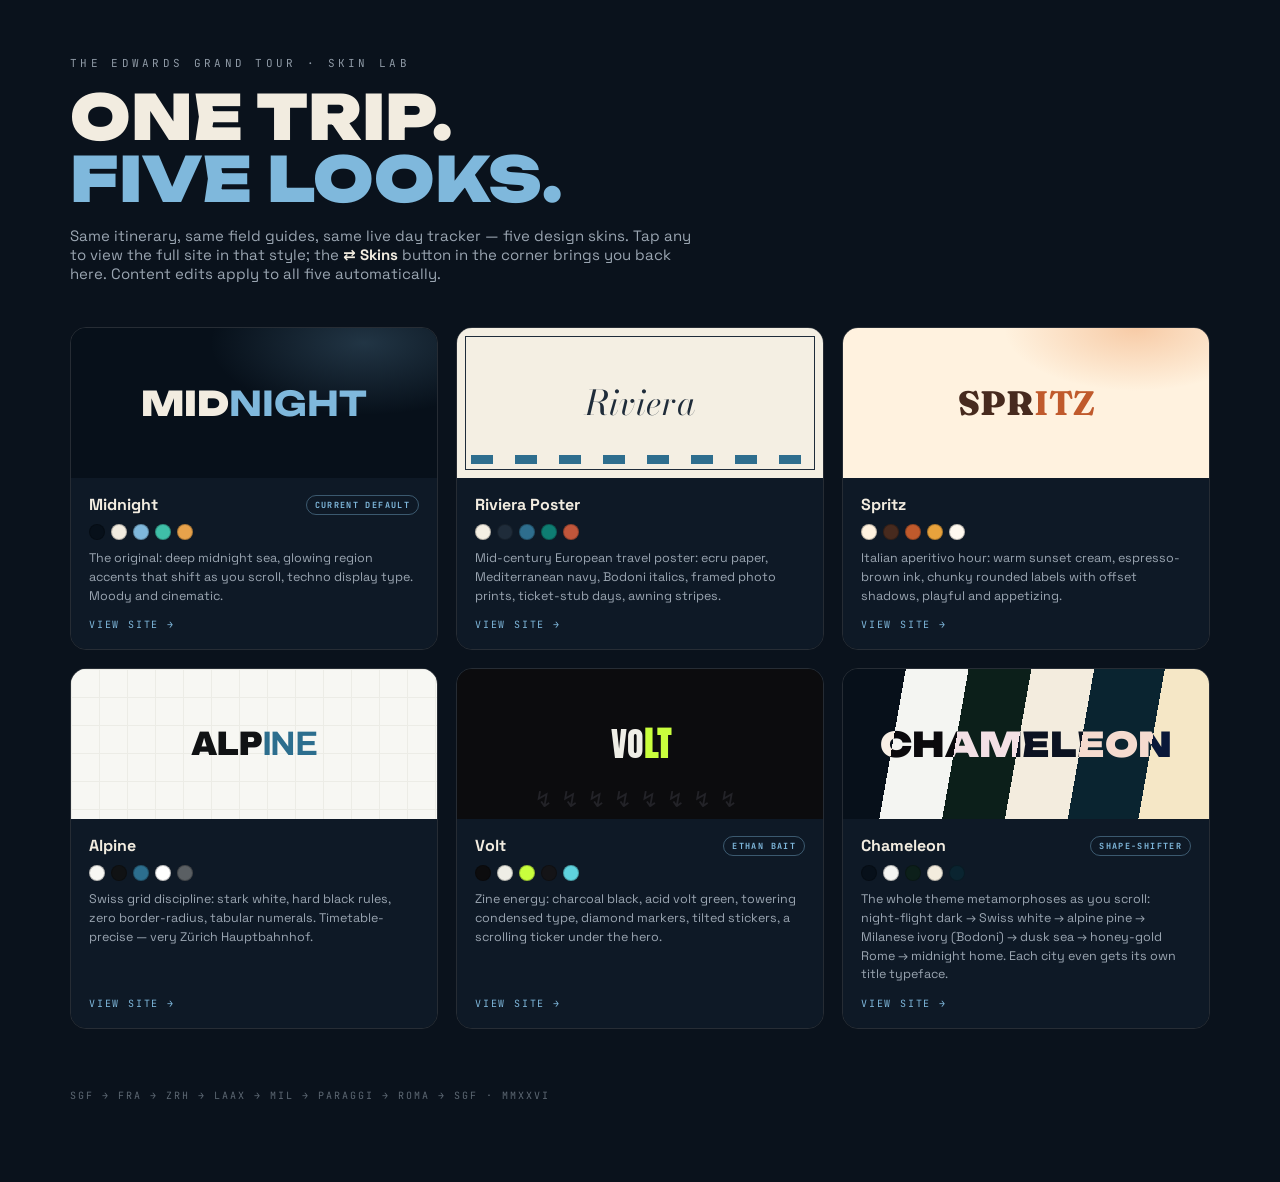
<file: skins.html>
<!DOCTYPE html>
<html lang="en">
<head>
<meta charset="UTF-8">
<meta name="viewport" content="width=device-width, initial-scale=1.0, viewport-fit=cover">
<meta name="color-scheme" content="dark">
<meta name="theme-color" content="#0A121C">
<title>Skin Lab · The Edwards Grand Tour</title>
<link rel="preconnect" href="https://fonts.googleapis.com">
<link href="https://fonts.googleapis.com/css2?family=Unbounded:wght@700;900&family=Bodoni+Moda:ital,wght@1,700&family=Fraunces:opsz,wght@9..144,900&family=Archivo:wght@600;800;900&family=Anton&family=Space+Grotesk:wght@400;500;600&family=JetBrains+Mono:wght@400;700&display=swap" rel="stylesheet">
<style>
*{margin:0;padding:0;box-sizing:border-box}
html{background:#0A121C;color-scheme:dark}
body{font-family:'Space Grotesk',system-ui,sans-serif;background:#0A121C;color:#F2ECE0;min-height:100svh;padding:56px min(6vw,70px) 80px}
.eyebrow{font-family:'JetBrains Mono',monospace;font-size:11px;letter-spacing:.3em;text-transform:uppercase;color:#8f9aa6;margin-bottom:16px}
h1{font-family:'Unbounded',sans-serif;font-weight:900;font-size:clamp(30px,5.6vw,62px);text-transform:uppercase;line-height:1}
h1 span{color:#7FB8DC}
.sub{margin-top:16px;color:#9aa5b1;max-width:640px;font-size:15px}
.sub b{color:#F2ECE0}
.grid{display:grid;grid-template-columns:repeat(auto-fit,minmax(280px,1fr));gap:18px;margin-top:44px}
a.skin{display:flex;flex-direction:column;text-decoration:none;border-radius:16px;overflow:hidden;border:1px solid rgba(242,236,224,.12);transition:transform .3s ease,border-color .3s ease}
a.skin:hover{transform:translateY(-5px);border-color:#7FB8DC}
.prev{height:150px;display:flex;align-items:center;justify-content:center;position:relative;overflow:hidden}
.prev .t{font-size:clamp(26px,3vw,34px);line-height:1}
.body{padding:16px 18px 18px;background:#0E1926;display:flex;flex-direction:column;gap:9px;flex:1}
.name{font-weight:700;font-size:16px;color:#F2ECE0;display:flex;align-items:center;justify-content:space-between}
.name .tag{font-family:'JetBrains Mono',monospace;font-size:8.5px;letter-spacing:.16em;text-transform:uppercase;color:#7FB8DC;border:1px solid rgba(127,184,220,.4);border-radius:999px;padding:3px 8px}
.desc{font-size:12.5px;color:#9aa5b1;flex:1;line-height:1.5}
.dots{display:flex;gap:6px}
.dots i{width:16px;height:16px;border-radius:50%;border:1px solid rgba(0,0,0,.25)}
.cta{font-family:'JetBrains Mono',monospace;font-size:10px;letter-spacing:.18em;text-transform:uppercase;color:#7FB8DC;margin-top:4px}
/* previews */
.p-midnight{background:radial-gradient(70% 80% at 80% 10%,rgba(127,184,220,.22),transparent 60%),#07101A}
.p-midnight .t{font-family:'Unbounded',sans-serif;font-weight:900;color:#F2ECE0;text-transform:uppercase}
.p-midnight .t b{color:#7FB8DC}
.p-riviera{background:#F4EFE3;box-shadow:inset 0 0 0 8px #F4EFE3, inset 0 0 0 9px #1F2C3A}
.p-riviera .t{font-family:'Bodoni Moda',serif;font-style:italic;color:#1F2C3A}
.p-riviera::after{content:"";position:absolute;left:14px;right:14px;bottom:14px;height:9px;background:repeating-linear-gradient(90deg,#2E6E8E 0 22px,transparent 22px 44px)}
.p-spritz{background:radial-gradient(60% 70% at 80% 0%,rgba(232,130,60,.35),transparent 60%),#FFF2DF}
.p-spritz .t{font-family:'Fraunces',serif;font-weight:900;color:#472A1E;text-transform:uppercase}
.p-spritz .t b{color:#C05A2C}
.p-alpine{background:linear-gradient(#ECECE6 1px,transparent 1px),linear-gradient(90deg,#ECECE6 1px,transparent 1px),#F7F7F3;background-size:28px 28px}
.p-alpine .t{font-family:'Archivo',sans-serif;font-weight:900;color:#101214;text-transform:uppercase;letter-spacing:-.03em}
.p-alpine .t b{color:#2C6E8E}
.p-volt{background:#0C0C0E}
.p-volt .t{font-family:'Anton',sans-serif;color:#EFEEE6;text-transform:uppercase}
.p-volt .t b{color:#C9FF3D}
.p-volt::after{content:"↯↯↯↯↯↯↯↯";position:absolute;bottom:6px;left:0;right:0;text-align:center;color:#232328;font-size:22px;letter-spacing:8px}
footer{margin-top:60px;font-family:'JetBrains Mono',monospace;font-size:10px;letter-spacing:.2em;text-transform:uppercase;color:#5d6873}
</style>
</head>
<body>
<div class="eyebrow">The Edwards Grand Tour · Skin Lab</div>
<h1>One trip.<br><span>Five looks.</span></h1>
<p class="sub">Same itinerary, same field guides, same live day tracker — five design skins. Tap any to view the full site in that style; the <b>⇄ Skins</b> button in the corner brings you back here. Content edits apply to all five automatically.</p>

<div class="grid">
  <a class="skin" href="index.html?skin=midnight">
    <div class="prev p-midnight"><div class="t">MID<b>NIGHT</b></div></div>
    <div class="body">
      <div class="name">Midnight <span class="tag">Current default</span></div>
      <div class="dots"><i style="background:#07101A"></i><i style="background:#F2ECE0"></i><i style="background:#7FB8DC"></i><i style="background:#3FBFA8"></i><i style="background:#E7A24B"></i></div>
      <div class="desc">The original: deep midnight sea, glowing region accents that shift as you scroll, techno display type. Moody and cinematic.</div>
      <div class="cta">View site →</div>
    </div>
  </a>

  <a class="skin" href="index.html?skin=riviera">
    <div class="prev p-riviera"><div class="t">Riviera</div></div>
    <div class="body">
      <div class="name">Riviera Poster</div>
      <div class="dots"><i style="background:#F4EFE3"></i><i style="background:#1F2C3A"></i><i style="background:#2E6E8E"></i><i style="background:#0E7D72"></i><i style="background:#C0563B"></i></div>
      <div class="desc">Mid-century European travel poster: ecru paper, Mediterranean navy, Bodoni italics, framed photo prints, ticket-stub days, awning stripes.</div>
      <div class="cta">View site →</div>
    </div>
  </a>

  <a class="skin" href="index.html?skin=spritz">
    <div class="prev p-spritz"><div class="t">SPR<b>ITZ</b></div></div>
    <div class="body">
      <div class="name">Spritz</div>
      <div class="dots"><i style="background:#FFF2DF"></i><i style="background:#472A1E"></i><i style="background:#C05A2C"></i><i style="background:#E8A23C"></i><i style="background:#FFF9EF"></i></div>
      <div class="desc">Italian aperitivo hour: warm sunset cream, espresso-brown ink, chunky rounded labels with offset shadows, playful and appetizing.</div>
      <div class="cta">View site →</div>
    </div>
  </a>

  <a class="skin" href="index.html?skin=alpine">
    <div class="prev p-alpine"><div class="t">ALP<b>INE</b></div></div>
    <div class="body">
      <div class="name">Alpine</div>
      <div class="dots"><i style="background:#F7F7F3"></i><i style="background:#101214"></i><i style="background:#2C6E8E"></i><i style="background:#FFFFFF"></i><i style="background:#5A5F63"></i></div>
      <div class="desc">Swiss grid discipline: stark white, hard black rules, zero border-radius, tabular numerals. Timetable-precise — very Zürich Hauptbahnhof.</div>
      <div class="cta">View site →</div>
    </div>
  </a>

  <a class="skin" href="index.html?skin=volt">
    <div class="prev p-volt"><div class="t">VO<b>LT</b></div></div>
    <div class="body">
      <div class="name">Volt <span class="tag">Ethan bait</span></div>
      <div class="dots"><i style="background:#0C0C0E"></i><i style="background:#EFEEE6"></i><i style="background:#C9FF3D"></i><i style="background:#141417"></i><i style="background:#5FD3DE"></i></div>
      <div class="desc">Zine energy: charcoal black, acid volt green, towering condensed type, diamond markers, tilted stickers, a scrolling ticker under the hero.</div>
      <div class="cta">View site →</div>
    </div>
  </a>
  <a class="skin" href="index.html?skin=chameleon">
    <div class="prev" style="background:linear-gradient(100deg,#07101A 0 16%,#F4F5F2 16% 32%,#0C1F1A 32% 48%,#F3ECDE 48% 64%,#0A2430 64% 82%,#F5E7C6 82%)"><div class="t" style="font-family:'Unbounded',sans-serif;font-weight:900;color:#fff;text-transform:uppercase;mix-blend-mode:difference">CHAMELEON</div></div>
    <div class="body">
      <div class="name">Chameleon <span class="tag">Shape-shifter</span></div>
      <div class="dots"><i style="background:#07101A"></i><i style="background:#F4F5F2"></i><i style="background:#0C1F1A"></i><i style="background:#F3ECDE"></i><i style="background:#0A2430"></i></div>
      <div class="desc">The whole theme metamorphoses as you scroll: night-flight dark → Swiss white → alpine pine → Milanese ivory (Bodoni) → dusk sea → honey-gold Rome → midnight home. Each city even gets its own title typeface.</div>
      <div class="cta">View site →</div>
    </div>
  </a>
</div>

<footer>SGF → FRA → ZRH → LAAX → MIL → PARAGGI → ROMA → SGF · MMXXVI</footer>
</body>
</html>
</file>
<file: skins/chameleon.css>
@import url('https://fonts.googleapis.com/css2?family=Unbounded:wght@500;700;900&family=Space+Grotesk:wght@400;500;600;700&family=JetBrains+Mono:wght@400;500;700&family=Archivo:wght@800;900&family=Bodoni+Moda:ital,opsz,wght@0,6..96,700..900;1,6..96,700..900&family=Fraunces:ital,opsz,wght@0,9..144,900;1,9..144,900&display=swap');

/* ============ THEME TABLE — one look per chapter ============ */
html{ /* transit · night flight */
  --bg:#07101A; --ink:#F2ECE0;
  --acc:var(--accent);
  --ok:#7fd4ab; --okb:rgba(112,204,164,.5); --okbg:transparent;
  --photo:saturate(.92);
}
html[data-region="zurich"]{ /* Swiss daylight */
  --bg:#F4F5F2; --ink:#131A21;
  --acc:color-mix(in srgb, var(--accent) 48%, #123240);
  --ok:#2E6B4C; --okb:#4C8A55; --okbg:#E7F0E4;
  --photo:saturate(.9) contrast(1.03);
}
html[data-region="laax"]{ /* deep pine */
  --bg:#0C1F1A; --ink:#E9F2EC;
  --acc:var(--accent);
  --ok:#8fdcb4; --okb:rgba(143,220,180,.5); --okbg:transparent;
  --photo:saturate(1.02);
}
html[data-region="milan"]{ /* marble ivory */
  --bg:#F3ECDE; --ink:#2C2113;
  --acc:color-mix(in srgb, var(--accent) 55%, #6B4A14);
  --ok:#5C7A2E; --okb:#7A9A48; --okbg:#EEF0DC;
  --photo:saturate(.95) sepia(.05);
}
html[data-region="riviera"]{ /* dusk over the sea */
  --bg:#0A2430; --ink:#EAF4F2;
  --acc:var(--accent);
  --ok:#7fd4c4; --okb:rgba(127,212,196,.5); --okbg:transparent;
  --photo:saturate(1.08);
}
html[data-region="rome"]{ /* honey golden hour */
  --bg:#F5E7C6; --ink:#3B2712;
  --acc:color-mix(in srgb, var(--accent) 58%, #77361A);
  --ok:#6B6B24; --okb:#8F8F3E; --okbg:#F0EBCF;
  --photo:saturate(1.02) sepia(.08);
}
html[data-region="home"]{ /* night flight home */
  --bg:#07101A; --ink:#F2ECE0; --acc:var(--accent);
  --ok:#7fd4ab; --okb:rgba(112,204,164,.5); --okbg:transparent;
  --photo:saturate(.92);
}

/* derived tones — every component adapts automatically */
html{
  --dim:color-mix(in srgb, var(--ink) 58%, var(--bg));
  --hair:color-mix(in srgb, var(--ink) 14%, transparent);
  --edge:color-mix(in srgb, var(--ink) 15%, transparent);
  --card:color-mix(in srgb, var(--ink) 5%, transparent);
  --radius:18px;
}

*{margin:0;padding:0;box-sizing:border-box;-webkit-tap-highlight-color:transparent}
html{scroll-behavior:smooth;background:var(--bg)}
#bgfix{position:fixed;inset:0;z-index:-50;background:var(--bg);pointer-events:none;transition:background 1.1s ease}
body{font-family:'Space Grotesk',system-ui,sans-serif;background:var(--bg);color:var(--ink);line-height:1.55;overflow-x:hidden;transition:background 1.1s ease,color 1.1s ease}
::selection{background:var(--acc);color:var(--bg)}
img{display:block}
h1,h2,h3,h4,.title,.dt,.eyebrow,.kicker,.lede,.sub,p,span,a,b,i,s{transition:color .9s ease}
.gc,.transfer,.pill,.crew span,.region-stats span,.day-tag .node,.fame i,#livebadge{transition:background-color .9s ease,border-color .9s ease,color .9s ease,box-shadow .9s ease}

#progress{position:fixed;top:0;left:0;height:3px;width:0;background:var(--acc);z-index:100;transition:background .9s ease}

#rail{position:fixed;right:26px;top:50%;transform:translateY(-50%);z-index:90;display:flex;flex-direction:column;gap:4px;align-items:flex-end}
#rail a{display:flex;align-items:center;gap:10px;text-decoration:none;color:var(--dim);font-family:'JetBrains Mono',monospace;font-size:10px;letter-spacing:.12em;text-transform:uppercase;padding:5px 0;transition:color .4s}
#rail a .dot{width:8px;height:8px;border-radius:50%;border:1.5px solid var(--dim);transition:all .4s;flex-shrink:0}
#rail a .lbl{opacity:0;transform:translateX(6px);transition:all .3s}
#rail a:hover .lbl{opacity:1;transform:none}
#rail a.on{color:var(--acc)}
#rail a.on .dot{background:var(--acc);border-color:var(--acc)}
#rail a.on .lbl{opacity:1;transform:none}
@media(max-width:900px){#rail{display:none}}

/* ---------- hero (night flight out) ---------- */
.hero{min-height:100svh;display:flex;flex-direction:column;justify-content:center;padding:24px min(7vw,90px) 60px;position:relative;isolation:isolate}
.hero::before{content:"";position:absolute;inset:0;z-index:-1;background:radial-gradient(60% 45% at 80% 8%, color-mix(in srgb, var(--accent) 16%, transparent), transparent 60%),radial-gradient(50% 40% at 12% 90%, rgba(46,163,143,.12), transparent 60%)}
.eyebrow{font-family:'JetBrains Mono',monospace;font-size:clamp(10px,1.2vw,12px);letter-spacing:.28em;text-transform:uppercase;color:var(--dim);margin-bottom:22px}
.eyebrow b{color:var(--acc);font-weight:500}
h1{font-family:'Unbounded',sans-serif;font-weight:900;font-size:clamp(38px,7.4vw,104px);line-height:.98;letter-spacing:-.01em;text-transform:uppercase}
h1 .l2{color:transparent;-webkit-text-stroke:1.5px var(--ink);display:block}
h1 .l3{display:block;color:var(--acc)}
.hero-sub{margin-top:28px;max-width:640px;font-size:clamp(15px,1.6vw,18px);color:var(--dim)}
.hero-sub strong{color:var(--ink);font-weight:600}
.crew{display:flex;flex-wrap:wrap;gap:10px;margin-top:30px}
.crew span{font-family:'JetBrains Mono',monospace;font-size:11px;letter-spacing:.06em;padding:8px 14px;border:1px solid var(--edge);border-radius:999px;background:var(--card);color:var(--ink)}
.crew span em{font-style:normal;color:var(--dim)}
#livebadge{display:inline-flex;align-items:center;gap:8px;margin-top:34px;font-family:'JetBrains Mono',monospace;font-size:11px;letter-spacing:.14em;text-transform:uppercase;color:var(--acc);border:1px solid var(--acc);border-radius:999px;padding:9px 16px;width:max-content}
#livebadge .pulse{width:7px;height:7px;border-radius:50%;background:var(--acc);animation:pulse 1.6s infinite;transition:background .9s ease}
@keyframes pulse{0%,100%{opacity:1;transform:scale(1)}50%{opacity:.35;transform:scale(.75)}}
.scrollcue{position:absolute;bottom:26px;left:min(7vw,90px);font-family:'JetBrains Mono',monospace;font-size:10px;letter-spacing:.2em;text-transform:uppercase;color:var(--dim);display:flex;align-items:center;gap:10px}
.scrollcue::after{content:"";width:1px;height:36px;background:linear-gradient(var(--dim),transparent);animation:drip 2s infinite}
@keyframes drip{0%{transform:scaleY(0);transform-origin:top}50%{transform:scaleY(1);transform-origin:top}51%{transform-origin:bottom}100%{transform:scaleY(0);transform-origin:bottom}}

/* ---------- regions ---------- */
section.region{padding:0 0 30px;position:relative}
.region-hero{position:relative;min-height:64svh;display:flex;align-items:flex-end;isolation:isolate;overflow:hidden}
.region-hero img{position:absolute;inset:0;width:100%;height:100%;object-fit:cover;z-index:-2;opacity:0;transition:opacity 1s ease,filter 1s ease;filter:var(--photo)}
.region-hero img.loaded{opacity:1}
.region-hero::after{content:"";position:absolute;inset:0;z-index:-1;background:linear-gradient(180deg,rgba(10,16,24,.44) 0%,rgba(10,16,24,.08) 40%,var(--bg) 98%);transition:background 1.1s ease}
.region-hero .inner{padding:110px min(7vw,90px) 34px;width:100%}
.kicker{font-family:'JetBrains Mono',monospace;font-size:11px;letter-spacing:.26em;text-transform:uppercase;color:#F2ECE0;margin-bottom:12px;text-shadow:0 1px 8px rgba(0,0,0,.6)}
h2{font-weight:700;font-size:clamp(32px,5.4vw,72px);line-height:1.02;text-transform:uppercase;letter-spacing:-.01em;color:#F6F2E8;text-shadow:0 2px 24px rgba(0,0,0,.55);font-family:'Unbounded',sans-serif}
/* per-city typographic identity */
#zurich h2{font-family:'Archivo',sans-serif;font-weight:900;letter-spacing:-.03em}
#laax h2{font-family:'Unbounded',sans-serif;font-weight:900}
#milan h2{font-family:'Bodoni Moda',serif;font-style:italic;font-weight:800;text-transform:none;letter-spacing:0;line-height:.95}
#riviera h2{font-family:'Fraunces',serif;font-style:italic;font-weight:900;text-transform:none;letter-spacing:0;line-height:.95}
#rome h2{font-family:'Bodoni Moda',serif;font-weight:900;letter-spacing:.04em}
.region-stats{display:flex;flex-wrap:wrap;gap:10px;margin-top:18px}
.region-stats span{font-family:'JetBrains Mono',monospace;font-size:10.5px;letter-spacing:.08em;text-transform:uppercase;background:rgba(8,14,20,.55);backdrop-filter:blur(6px);border:1px solid rgba(242,236,224,.18);padding:7px 12px;border-radius:8px;color:#F2ECE0}
.region-stats b{color:var(--accent);font-weight:500}
.photocredit{position:absolute;bottom:10px;right:14px;font-size:9px;font-family:'JetBrains Mono',monospace;color:rgba(242,236,224,.45);z-index:1}

.region-body{padding:44px min(7vw,90px) 10px;max-width:1180px}
.lede{font-size:clamp(15px,1.5vw,17.5px);color:var(--dim);max-width:680px;margin-bottom:40px}
.lede strong{color:var(--ink);font-weight:600}

/* ---------- timeline ---------- */
.timeline{position:relative;padding-left:34px}
.timeline::before{content:"";position:absolute;left:8px;top:6px;bottom:6px;width:1.5px;background:var(--hair)}
.day{margin-bottom:34px}
.day-tag{display:inline-flex;align-items:center;gap:10px;position:relative;margin-bottom:14px;margin-left:-34px}
.day-tag .node{width:17px;height:17px;border-radius:50%;background:var(--bg);border:2px solid var(--acc);display:grid;place-items:center}
.day-tag .node i{width:7px;height:7px;border-radius:50%;background:var(--acc);transition:background .9s ease}
.day-tag .dt{font-family:'Unbounded',sans-serif;font-weight:700;font-size:14px;letter-spacing:.04em;text-transform:uppercase}
.day-tag .today{font-family:'JetBrains Mono',monospace;font-size:9px;letter-spacing:.18em;padding:4px 9px;border-radius:999px;background:var(--acc);color:var(--bg);text-transform:uppercase;font-weight:700;transition:background .9s ease,color .9s ease}
.ev{display:grid;grid-template-columns:86px 1fr;gap:14px;padding:13px 0;border-bottom:1px dashed var(--hair)}
.ev:last-child{border-bottom:0}
.ev .t{font-family:'JetBrains Mono',monospace;font-size:12px;color:var(--acc);padding-top:2px}
.ev .title{font-weight:600;font-size:15.5px}
.ev .sub{color:var(--dim);font-size:13.5px;margin-top:2px}
.ev .fact{margin-top:8px;font-size:13px;color:var(--dim);border-left:2px solid var(--acc);padding:2px 0 2px 12px;transition:border-color .9s ease}
.ev .fact b{color:var(--ink);font-weight:600}
.pill{display:inline-block;font-family:'JetBrains Mono',monospace;font-size:9px;letter-spacing:.14em;text-transform:uppercase;border:1px solid var(--edge);border-radius:999px;padding:3px 9px;margin-left:8px;color:var(--dim);vertical-align:middle}
.pill.conf{border-color:var(--okb);color:var(--ok);background:var(--okbg)}

/* ---------- field guide ---------- */
.guide{margin:52px 0 8px}
.guide-head{display:flex;flex-wrap:wrap;align-items:baseline;justify-content:space-between;gap:10px 18px;margin-bottom:2px}
.guide-head h3{font-family:'Unbounded',sans-serif;font-size:clamp(16px,2vw,21px);font-weight:700;text-transform:uppercase;letter-spacing:.02em}
.axis{font-family:'JetBrains Mono',monospace;font-size:9.5px;letter-spacing:.16em;text-transform:uppercase;color:var(--dim);display:flex;align-items:center;gap:8px}
.axis::before{content:"";width:46px;height:1px;background:linear-gradient(90deg,var(--acc),transparent)}
.shelf{margin-top:26px}
.shelf-tag{display:flex;align-items:center;gap:12px;font-family:'JetBrains Mono',monospace;font-size:10.5px;letter-spacing:.22em;text-transform:uppercase;color:var(--acc);margin-bottom:12px}
.shelf-tag::after{content:"";flex:1;height:1px;background:var(--hair)}
.shelf-tag .swipe{color:var(--dim);letter-spacing:.08em;font-size:9px}
.row{display:flex;gap:14px;overflow-x:auto;scroll-snap-type:x proximity;padding:4px 2px 14px;scrollbar-width:thin;scrollbar-color:var(--edge) transparent}
.row::-webkit-scrollbar{height:5px}
.row::-webkit-scrollbar-track{background:transparent}
.row::-webkit-scrollbar-thumb{background:var(--edge);border-radius:99px}
.gc{min-width:248px;max-width:248px;scroll-snap-align:start;border:1px solid var(--edge);background:var(--card);border-radius:16px;overflow:hidden;display:flex;flex-direction:column}
.gc:hover{transform:translateY(-4px);border-color:var(--acc)}
a.gc{color:inherit;text-decoration:none;cursor:pointer}
a.gc h4::after{content:" ↗";color:var(--acc);font-size:.82em;font-weight:400;opacity:.85}
.gc .ph{aspect-ratio:16/9;overflow:hidden;position:relative;background:color-mix(in srgb, var(--ink) 8%, transparent)}
.gc .ph img{width:100%;height:100%;object-fit:cover;opacity:0;transition:opacity .8s ease,filter 1s ease;filter:var(--photo)}
.gc .ph img.loaded{opacity:1}
.gc .bd{padding:13px 15px 15px;display:flex;flex-direction:column;gap:7px;flex:1}
.fame{display:flex;align-items:center;gap:4px}
.fame i{width:6px;height:6px;border-radius:50%;background:var(--edge)}
.fame i.on{background:var(--acc)}
.fame span{font-family:'JetBrains Mono',monospace;font-size:8.5px;letter-spacing:.18em;text-transform:uppercase;color:var(--dim);margin-left:6px}
.gc h4{font-weight:700;font-size:15px;line-height:1.25}
.gc p{font-size:12.5px;color:var(--dim);flex:1;line-height:1.5}
.gc .mt{font-family:'JetBrains Mono',monospace;font-size:9.5px;color:var(--acc);letter-spacing:.06em;opacity:.9}

/* ---------- boat day: constant deep-sea chamber ---------- */
.feature{margin:52px 0 8px;border-radius:26px;overflow:hidden;position:relative;border:1px solid rgba(60,190,200,.28);background:radial-gradient(70% 90% at 20% 0%, rgba(24,120,150,.35), transparent 65%),radial-gradient(60% 80% at 90% 100%, rgba(8,60,90,.55), transparent 60%),linear-gradient(180deg,#0A2436,#061523)}
.feature .grid{display:grid;grid-template-columns:1.15fr .85fr;gap:0}
@media(max-width:820px){.feature .grid{grid-template-columns:1fr}}
.feature .txt{padding:clamp(26px,4vw,48px)}
.feature .kick{font-family:'JetBrains Mono',monospace;font-size:10.5px;letter-spacing:.26em;text-transform:uppercase;color:#5FD3DE;margin-bottom:12px}
.feature h3{font-family:'Unbounded',sans-serif;font-size:clamp(22px,3.2vw,36px);font-weight:900;text-transform:uppercase;line-height:1.05;margin-bottom:16px;color:#F2ECE0}
.feature h3 span{color:#5FD3DE}
.feature p{color:#B7CDD6;font-size:14.5px;max-width:520px}
.depth{display:flex;gap:22px;margin:22px 0}
.depth div b{display:block;font-family:'Unbounded',sans-serif;font-size:clamp(19px,2.4vw,26px);color:#5FD3DE}
.depth div s{text-decoration:none;font-family:'JetBrains Mono',monospace;font-size:9.5px;letter-spacing:.14em;text-transform:uppercase;color:#7FA3B0}
.feature ul{list-style:none;margin-top:6px}
.feature li{font-size:13.5px;color:#B7CDD6;padding:7px 0 7px 22px;position:relative;border-bottom:1px dashed rgba(95,211,222,.18)}
.feature li:last-child{border-bottom:0}
.feature li::before{content:"◦";position:absolute;left:4px;color:#5FD3DE}
.feature li b{color:#EAF6F8;font-weight:600}
.feature .ph{position:relative;min-height:320px;border-bottom:0}
.feature .ph img{position:absolute;inset:0;width:100%;height:100%;object-fit:cover;opacity:0;transition:opacity 1s;filter:none}
.feature .ph img.loaded{opacity:1}
.feature .ph::after{content:"";position:absolute;inset:0;background:linear-gradient(90deg,#061523 0%,transparent 30%);pointer-events:none}
@media(max-width:820px){.feature .ph::after{background:linear-gradient(180deg,#061523 0%,transparent 30%)}}
.feature .cap{position:absolute;bottom:12px;right:14px;font-family:'JetBrains Mono',monospace;font-size:9px;color:rgba(234,246,248,.55);z-index:2;text-align:right}

/* ---------- transfers ---------- */
.transfer{display:flex;align-items:center;gap:16px;margin:10px min(7vw,90px);padding:18px 22px;border:1px dashed var(--edge);border-radius:14px;max-width:1000px;background:var(--card)}
.transfer .icn{font-size:20px}
.transfer .tx{font-size:13.5px;color:var(--dim)}
.transfer .tx b{color:var(--ink);font-weight:600}
.transfer .tx .mono{font-family:'JetBrains Mono',monospace;font-size:11px;color:var(--acc)}

/* ---------- footer ---------- */
footer{padding:90px min(7vw,90px) 70px;text-align:left;position:relative}
footer h2{font-size:clamp(26px,4.4vw,54px);color:var(--ink);text-shadow:none;font-family:'Unbounded',sans-serif;font-style:normal;text-transform:uppercase;letter-spacing:-.01em}
footer .kicker{color:var(--acc);text-shadow:none}
footer .lede{margin-top:14px;margin-bottom:0}
footer .sig{margin-top:44px;font-family:'JetBrains Mono',monospace;font-size:10px;letter-spacing:.2em;text-transform:uppercase;color:var(--dim)}

.rv{opacity:0;transform:translateY(26px);transition:opacity .7s ease,transform .7s ease}
.rv.in{opacity:1;transform:none}
@media(prefers-reduced-motion:reduce){.rv{opacity:1;transform:none;transition:none}html{scroll-behavior:auto}.scrollcue::after,#livebadge .pulse{animation:none}body,#bgfix{transition:none}}
@media(max-width:640px){.ev{grid-template-columns:70px 1fr;gap:10px}.region-hero{min-height:52svh}}

/* walkable from base */
.walk{margin:48px 0 6px;border:1px solid var(--edge);border-radius:18px;background:var(--card);overflow:hidden;transition:background-color .9s ease,border-color .9s ease}
.walk-head{display:flex;flex-wrap:wrap;justify-content:space-between;align-items:baseline;gap:8px 16px;padding:16px 18px;border-bottom:1px dashed var(--hair)}
.wh-k{font-family:'JetBrains Mono',monospace;font-size:10.5px;letter-spacing:.22em;text-transform:uppercase;color:var(--acc)}
.wh-a{font-family:'JetBrains Mono',monospace;font-size:9.5px;letter-spacing:.12em;text-transform:uppercase;color:var(--dim)}
.walk-list{display:grid;grid-template-columns:repeat(auto-fit,minmax(290px,1fr));}
.wk{display:flex;gap:12px;align-items:flex-start;padding:13px 18px;text-decoration:none;color:inherit;border-bottom:1px dashed var(--hair);transition:background .25s ease}
.wk:hover{background:color-mix(in srgb, var(--ink) 6%, transparent)}
.wt{font-family:'JetBrains Mono',monospace;font-size:11px;font-weight:700;color:var(--acc);border:1px solid var(--edge);border-radius:999px;padding:3px 9px;min-width:44px;text-align:center}
.wk b{font-size:14px;font-weight:600;display:block;color:var(--ink)}
.wk b::after{content:" ↗";color:var(--acc);font-size:.8em;opacity:.85}
.wk div>span{font-size:12.5px;color:var(--dim);line-height:1.45;display:block;margin-top:2px}
</file>
